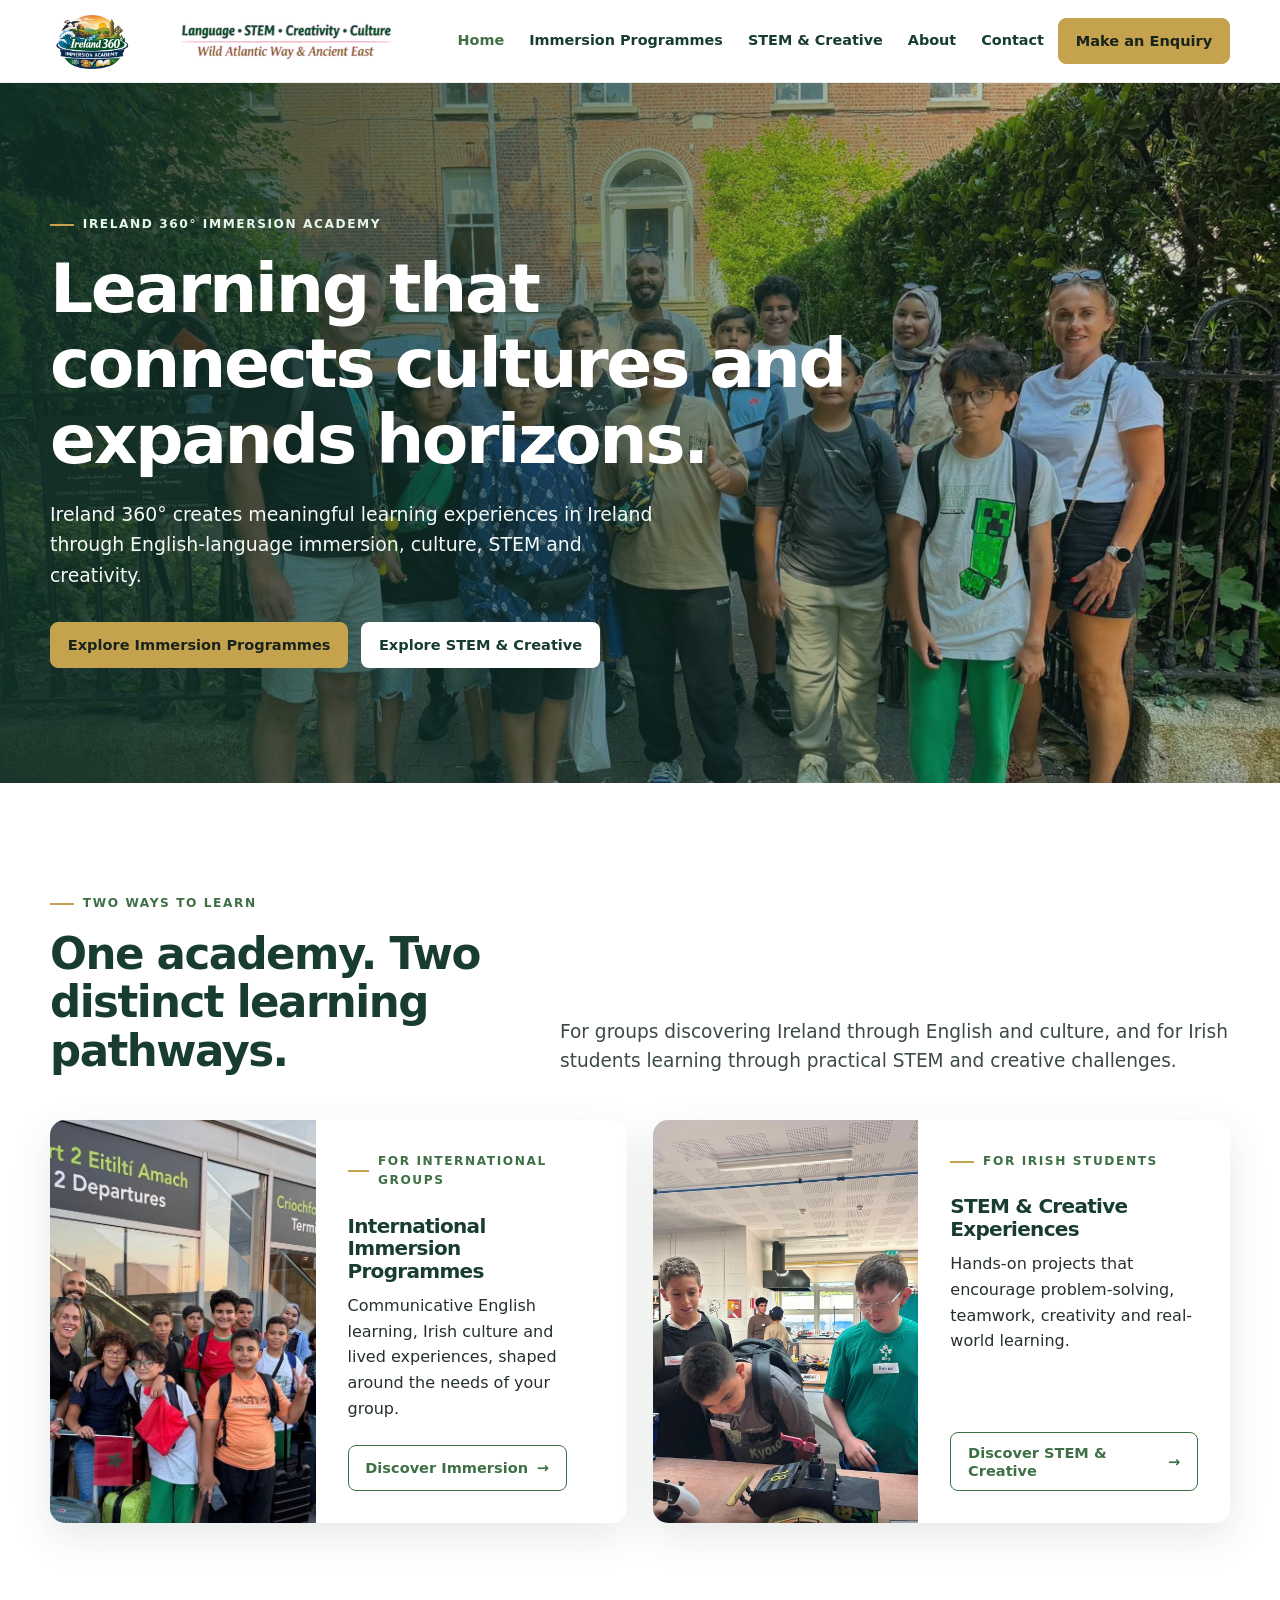
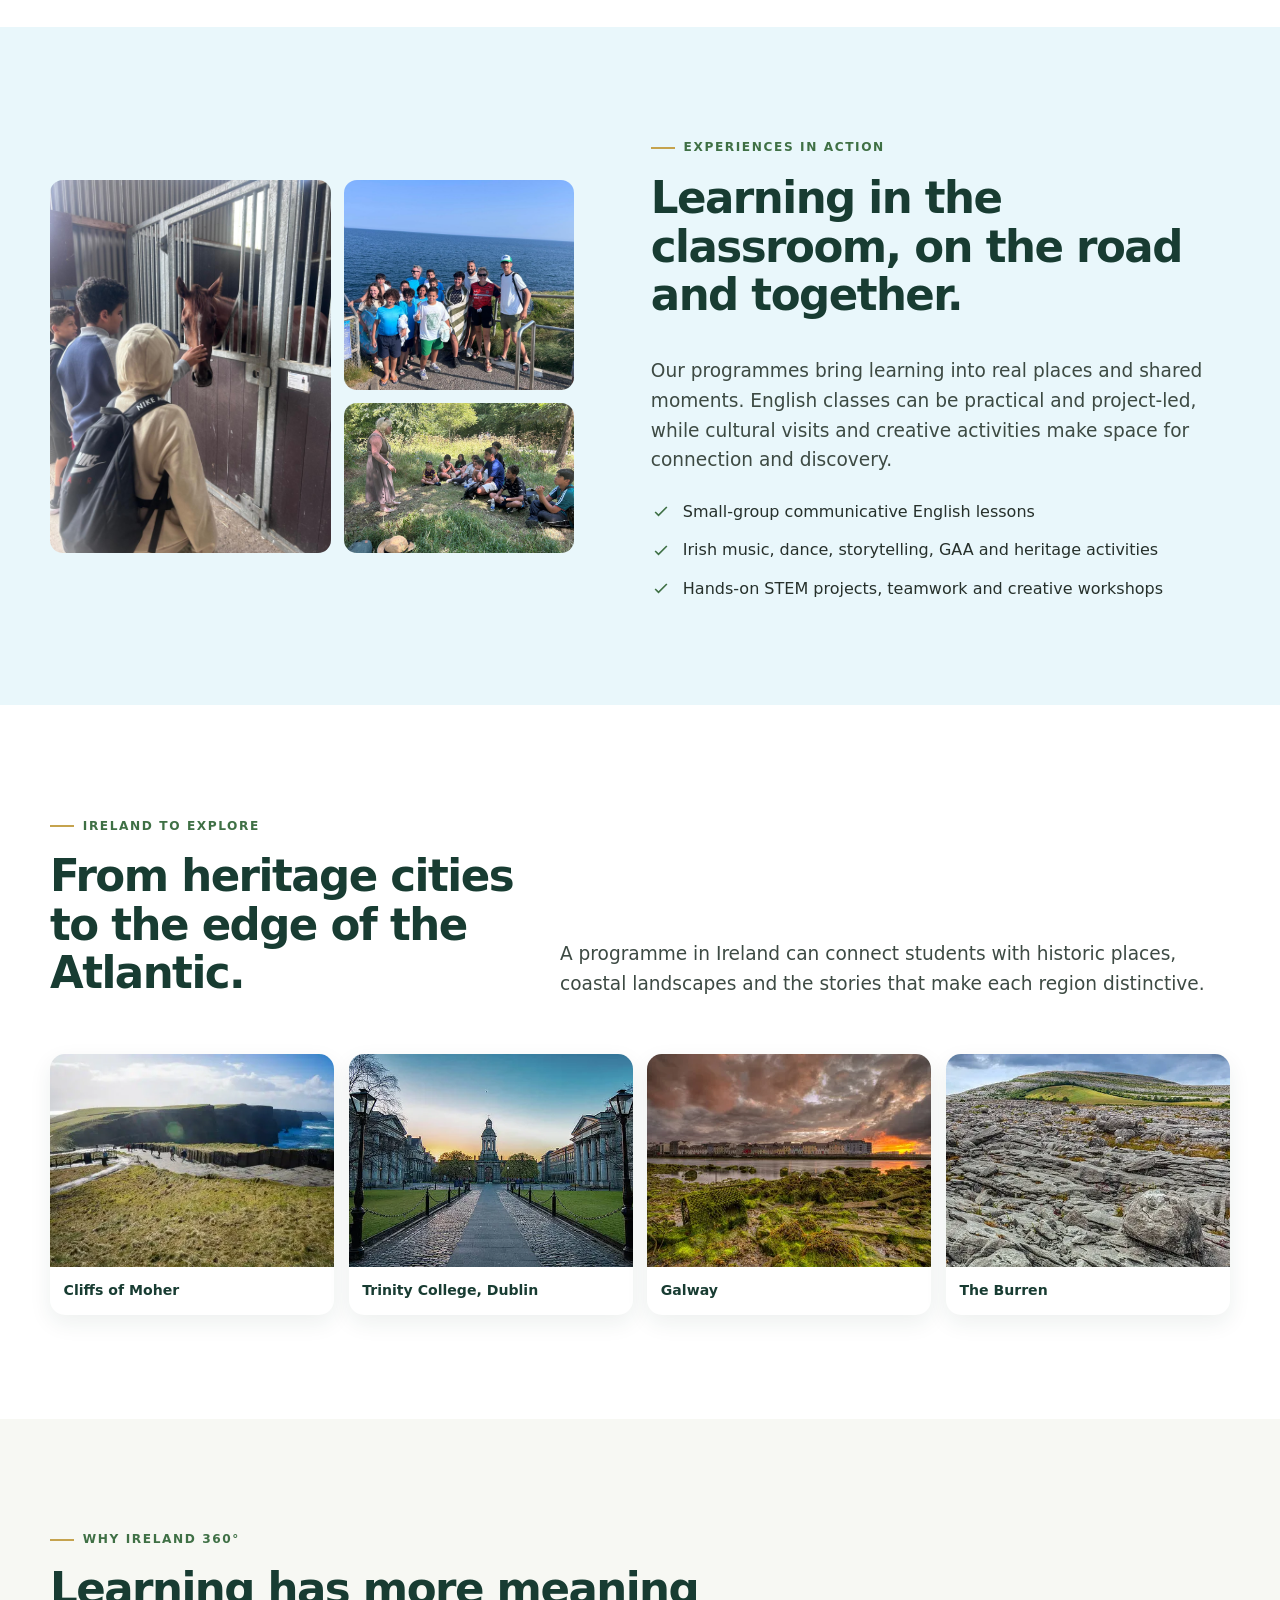
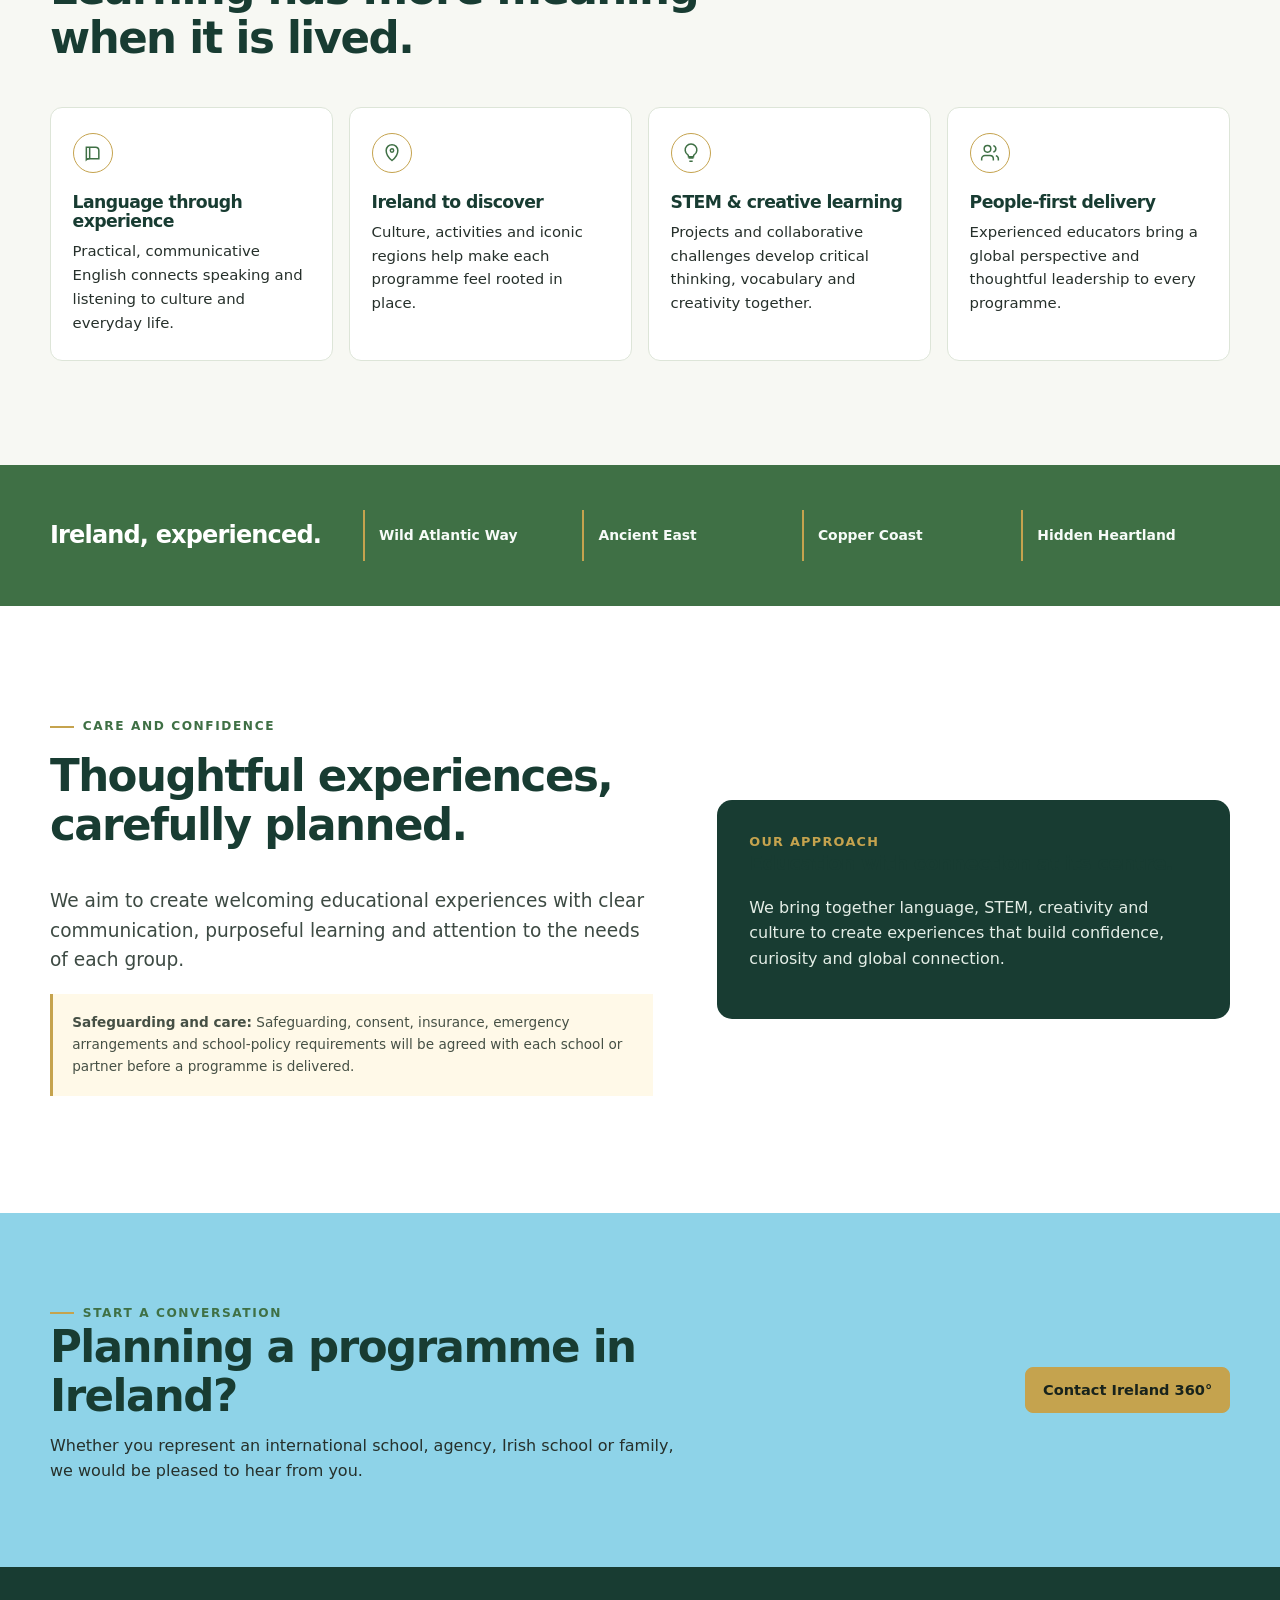
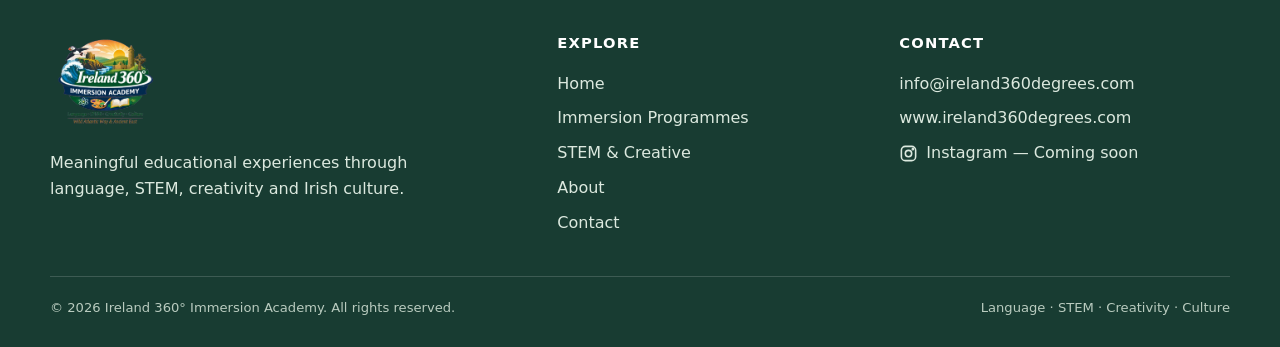
<file: index.html>
<!doctype html>
<html lang="en">
<head>
  <meta charset="utf-8">
  <meta name="viewport" content="width=device-width, initial-scale=1">
  <link rel="icon" type="image/png" sizes="512x512" href="assets/favicon-512.png">
  <meta name="description" content="Ireland 360° Immersion Academy creates meaningful learning experiences through language, STEM, creativity and culture in Ireland.">
  <title>Ireland 360° Immersion Academy | Language, STEM, Creativity & Culture</title>
  <link rel="stylesheet" href="style.css">
</head>
<body>
  <a class="skip-link" href="#main">Skip to content</a>
  <header class="site-header">
    <div class="container nav-wrap">
      <a class="brand" href="index.html" aria-label="Ireland 360° Immersion Academy home"><img class="brand__mark" src="assets/logo image-removebg-preview.png" alt="Ireland 360° Immersion Academy"><img class="brand__wordmark" src="assets/logo-writing-upscaled-centred.png" alt="Ireland 360° Immersion Academy"></a>
      <button class="menu-toggle" type="button" aria-label="Open navigation" aria-controls="primary-navigation" aria-expanded="false"><svg viewBox="0 0 24 24" aria-hidden="true"><path d="M4 7h16M4 12h16M4 17h16" fill="none" stroke="currentColor" stroke-width="2" stroke-linecap="round"/></svg></button>
      <nav id="primary-navigation" class="primary-nav" data-open="false" aria-label="Main navigation">
        <a href="index.html" aria-current="page">Home</a><a href="immersion.html">Immersion Programmes</a><a href="stem-creative.html">STEM &amp; Creative</a><a href="about.html">About</a><a href="contact.html">Contact</a><a class="button button--gold" href="contact.html">Make an Enquiry</a>
      </nav>
    </div>
  </header>
  <main id="main">
    <section class="hero">
      <img class="hero__image" src="Photos/ireland-360-marrakech-students-city-group-portrait-01.jpeg" alt="Ireland 360° students and educators together in Dublin" fetchpriority="high">
      <div class="hero__overlay"></div>
      <div class="container hero__content">
        <p class="eyebrow">Ireland 360° Immersion Academy</p>
        <h1>Learning that connects cultures and expands horizons.</h1>
        <p class="lead">Ireland 360° creates meaningful learning experiences in Ireland through English-language immersion, culture, STEM and creativity.</p>
        <div class="hero-actions"><a class="button button--gold" href="immersion.html">Explore Immersion Programmes</a><a class="button button--light" href="stem-creative.html">Explore STEM &amp; Creative</a></div>
      </div>
    </section>

    <section class="section section--white">
      <div class="container">
        <div class="section-heading"><div><p class="eyebrow">Two ways to learn</p><h2>One academy. Two distinct learning pathways.</h2></div><p class="lead">For groups discovering Ireland through English and culture, and for Irish students learning through practical STEM and creative challenges.</p></div>
        <div class="pathways">
          <article class="pathway-card"><img class="pathway-card__image" src="Photos/ireland-360-marrakech-students-dublin-airport-arrival-01.jpeg" alt="Students arriving in Ireland at Dublin Airport" loading="lazy"><div class="pathway-card__body"><p class="eyebrow">For international groups</p><h3>International Immersion Programmes</h3><p>Communicative English learning, Irish culture and lived experiences, shaped around the needs of your group.</p><a class="button button--ghost" href="immersion.html">Discover Immersion <span aria-hidden="true">→</span></a></div></article>
          <article class="pathway-card"><img class="pathway-card__image" src="Photos/ireland-360-marrakech-students-classroom-activity-01.jpeg" alt="Students taking part in a hands-on classroom activity" loading="lazy"><div class="pathway-card__body"><p class="eyebrow">For Irish students</p><h3>STEM &amp; Creative Experiences</h3><p>Hands-on projects that encourage problem-solving, teamwork, creativity and real-world learning.</p><a class="button button--ghost" href="stem-creative.html">Discover STEM &amp; Creative <span aria-hidden="true">→</span></a></div></article>
        </div>
      </div>
    </section>

    <section class="section section--sky"><div class="container experience"><div class="photo-grid"><img src="Photos/ireland-360-marrakech-students-national-stud-horse-stables-01.jpeg" alt="Students visiting the National Stud horse stables" loading="lazy"><img src="Photos/ireland-360-marrakech-students-coastal-swim-02.jpeg" alt="Students enjoying a coastal swim in Ireland" loading="lazy"><img src="Photos/ireland-360-marrakech-students-historic-house-interior-01.jpeg" alt="Students exploring the interior of a historic Irish house" loading="lazy"></div><div><p class="eyebrow">Experiences in action</p><h2>Learning in the classroom, on the road and together.</h2><p class="lead">Our programmes bring learning into real places and shared moments. English classes can be practical and project-led, while cultural visits and creative activities make space for connection and discovery.</p><ul class="check-list"><li><svg viewBox="0 0 24 24" fill="none" stroke="currentColor" stroke-width="2"><path d="m5 12 4 4L19 6"/></svg><span>Small-group communicative English lessons</span></li><li><svg viewBox="0 0 24 24" fill="none" stroke="currentColor" stroke-width="2"><path d="m5 12 4 4L19 6"/></svg><span>Irish music, dance, storytelling, GAA and heritage activities</span></li><li><svg viewBox="0 0 24 24" fill="none" stroke="currentColor" stroke-width="2"><path d="m5 12 4 4L19 6"/></svg><span>Hands-on STEM projects, teamwork and creative workshops</span></li></ul></div></div></section>

    <section class="section section--white"><div class="container"><div class="section-heading"><div><p class="eyebrow">Ireland to explore</p><h2>From heritage cities to the edge of the Atlantic.</h2></div><p class="lead">A programme in Ireland can connect students with historic places, coastal landscapes and the stories that make each region distinctive.</p></div><div class="heritage-gallery" aria-label="Irish heritage destinations"><figure><img src="Photos/Stock/cliffsOfMoher.webp" alt="The Cliffs of Moher on Ireland's Atlantic coast" loading="lazy"><figcaption>Cliffs of Moher</figcaption></figure><figure><img src="Photos/Stock/Trinity.webp" alt="Trinity College in Dublin" loading="lazy"><figcaption>Trinity College, Dublin</figcaption></figure><figure><img src="Photos/Stock/galwayCity.webp" alt="Galway city and its historic streets" loading="lazy"><figcaption>Galway</figcaption></figure><figure><img src="Photos/Stock/theBurren.webp" alt="The Burren landscape in County Clare" loading="lazy"><figcaption>The Burren</figcaption></figure></div></div></section>

    <section class="section">
      <div class="container"><div class="section-heading"><div><p class="eyebrow">Why Ireland 360°</p><h2>Learning has more meaning when it is lived.</h2></div></div>
        <div class="values">
          <article class="value"><div class="value__icon"><svg viewBox="0 0 24 24" aria-hidden="true"><path d="M4 5h11a4 4 0 0 1 4 4v10H8a4 4 0 0 0-4 1V5Z"/><path d="M8 19a4 4 0 0 0-4 1M8 5v14"/></svg></div><h3>Language through experience</h3><p>Practical, communicative English connects speaking and listening to culture and everyday life.</p></article>
          <article class="value"><div class="value__icon"><svg viewBox="0 0 24 24" aria-hidden="true"><path d="M12 21s7-5.3 7-12A7 7 0 1 0 5 9c0 6.7 7 12 7 12Z"/><circle cx="12" cy="9" r="2"/></svg></div><h3>Ireland to discover</h3><p>Culture, activities and iconic regions help make each programme feel rooted in place.</p></article>
          <article class="value"><div class="value__icon"><svg viewBox="0 0 24 24" aria-hidden="true"><path d="M9 18h6M10 22h4M8 14a7 7 0 1 1 8 0c-1.1.7-1 2.4-1 2.4H9S9.1 14.7 8 14Z"/></svg></div><h3>STEM &amp; creative learning</h3><p>Projects and collaborative challenges develop critical thinking, vocabulary and creativity together.</p></article>
          <article class="value"><div class="value__icon"><svg viewBox="0 0 24 24" aria-hidden="true"><path d="M16 21v-2a4 4 0 0 0-4-4H6a4 4 0 0 0-4 4v2M9 11a4 4 0 1 0 0-8 4 4 0 0 0 0 8ZM22 21v-2a4 4 0 0 0-3-3.87M16 3.13a4 4 0 0 1 0 7.75"/></svg></div><h3>People-first delivery</h3><p>Experienced educators bring a global perspective and thoughtful leadership to every programme.</p></article>
        </div>
      </div>
    </section>

    <section class="regions"><div class="container regions__inner"><h2>Ireland, experienced.</h2><div class="region-list"><div class="region">Wild Atlantic Way</div><div class="region">Ancient East</div><div class="region">Copper Coast</div><div class="region">Hidden Heartland</div></div></div></section>

    <section class="section section--white"><div class="container confidence"><div><p class="eyebrow">Care and confidence</p><h2>Thoughtful experiences, carefully planned.</h2><p class="lead">We aim to create welcoming educational experiences with clear communication, purposeful learning and attention to the needs of each group.</p><p class="note"><strong>Safeguarding and care:</strong> Safeguarding, consent, insurance, emergency arrangements and school-policy requirements will be agreed with each school or partner before a programme is delivered.</p></div><aside class="confidence__panel"><strong>Our approach</strong><h3>Education with connection at its centre.</h3><p>We bring together language, STEM, creativity and culture to create experiences that build confidence, curiosity and global connection.</p></aside></div></section>

    <section class="cta-band"><div class="container cta-band__inner"><div><p class="eyebrow">Start a conversation</p><h2>Planning a programme in Ireland?</h2><p>Whether you represent an international school, agency, Irish school or family, we would be pleased to hear from you.</p></div><a class="button button--gold" href="contact.html">Contact Ireland 360°</a></div></section>
  </main>
  <footer class="site-footer"><div class="container"><div class="footer-grid"><div class="footer-brand"><img src="assets/logo-removebg-preview.png" alt="Ireland 360° Immersion Academy"><p>Meaningful educational experiences through language, STEM, creativity and Irish culture.</p></div><div><p class="footer-title">Explore</p><nav class="footer-links" aria-label="Footer navigation"><a href="index.html">Home</a><a href="immersion.html">Immersion Programmes</a><a href="stem-creative.html">STEM &amp; Creative</a><a href="about.html">About</a><a href="contact.html">Contact</a></nav></div><div><p class="footer-title">Contact</p><div class="footer-links"><a href="mailto:info@ireland360degrees.com">info@ireland360degrees.com</a><a href="https://www.ireland360degrees.com">www.ireland360degrees.com</a><a class="instagram" href="#" aria-label="Instagram profile (Coming soon)"><svg viewBox="0 0 24 24" fill="none" stroke="currentColor" stroke-width="2" aria-hidden="true"><rect x="3" y="3" width="18" height="18" rx="5"/><circle cx="12" cy="12" r="4"/><circle cx="17.5" cy="6.5" r=".7" fill="currentColor"/></svg>Instagram — Coming soon</a></div></div></div><div class="footer-bottom"><span>© 2026 Ireland 360° Immersion Academy. All rights reserved.</span><span>Static prototype</span></div></div></footer>
  <script src="script.js"></script>
</body>
</html>
</file>
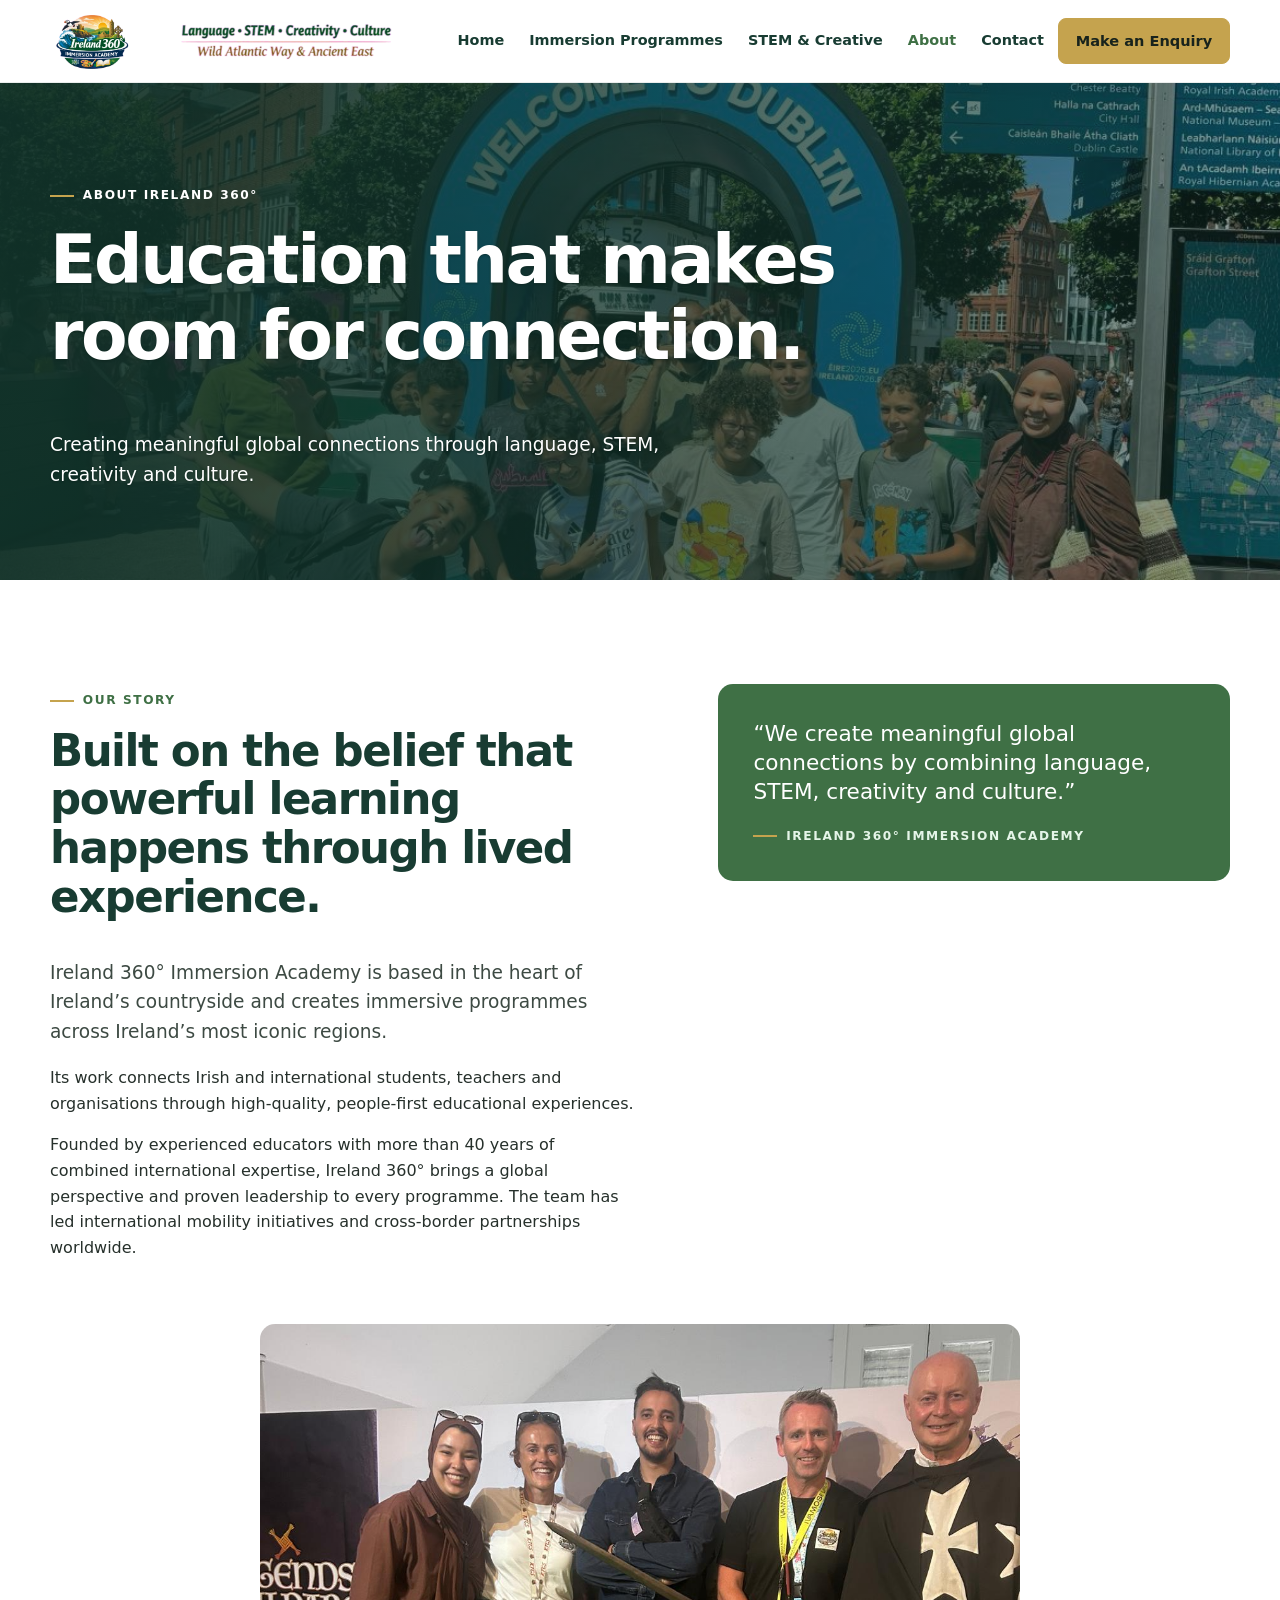
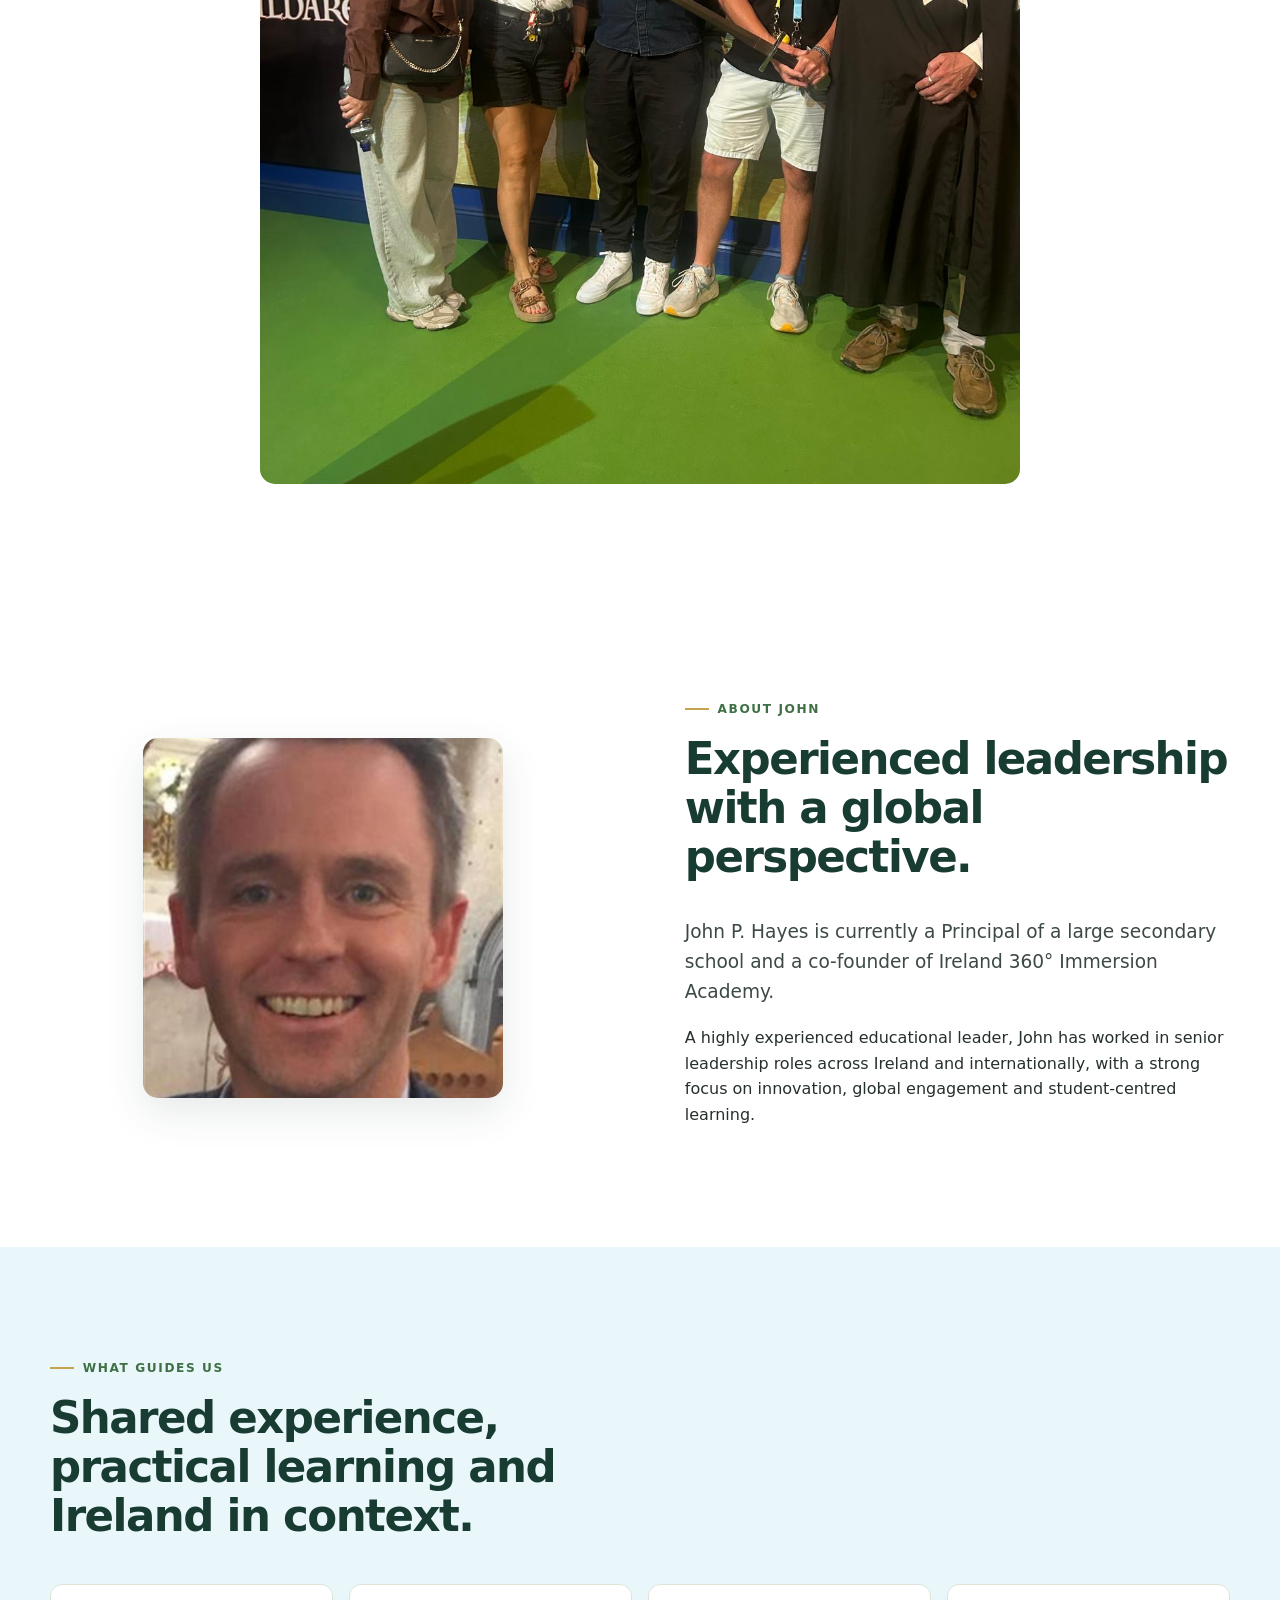
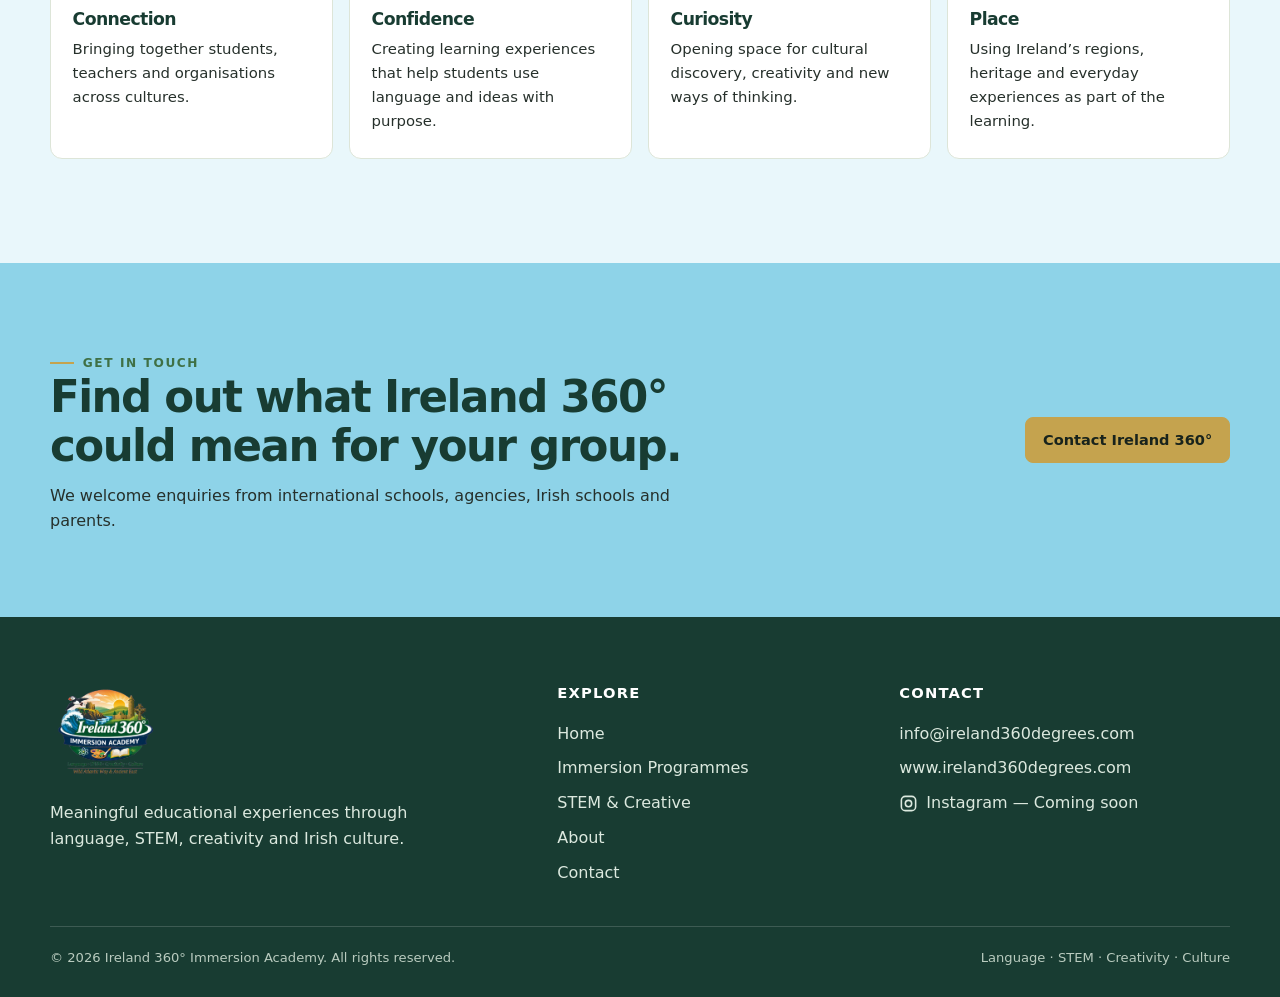
<file: about.html>
<!doctype html>
<html lang="en">
<head><meta charset="utf-8"><meta name="viewport" content="width=device-width, initial-scale=1"><link rel="icon" type="image/png" sizes="512x512" href="assets/favicon-512.png"><meta name="description" content="About Ireland 360° Immersion Academy."><title>About | Ireland 360° Immersion Academy</title><link rel="stylesheet" href="style.css"></head>
<body>
  <a class="skip-link" href="#main">Skip to content</a>
  <header class="site-header"><div class="container nav-wrap"><a class="brand" href="index.html" aria-label="Ireland 360° Immersion Academy home"><img src="assets/logo-removebg-preview.png" alt="Ireland 360° Immersion Academy"></a><button class="menu-toggle" type="button" aria-label="Open navigation" aria-controls="primary-navigation" aria-expanded="false"><svg viewBox="0 0 24 24" aria-hidden="true"><path d="M4 7h16M4 12h16M4 17h16" fill="none" stroke="currentColor" stroke-width="2" stroke-linecap="round"/></svg></button><nav id="primary-navigation" class="primary-nav" data-open="false" aria-label="Main navigation"><a href="index.html">Home</a><a href="immersion.html">Immersion Programmes</a><a href="stem-creative.html">STEM &amp; Creative</a><a href="about.html" aria-current="page">About</a><a href="contact.html">Contact</a><a class="button button--gold" href="contact.html">Make an Enquiry</a></nav></div></header>
  <main id="main">
    <section class="page-hero"><img class="hero__image" src="Photos/ireland-360-marrakech-students-kilkenny-castle-group-02.jpeg" alt="Students visiting Kilkenny Castle"><div class="hero__overlay"></div><div class="container hero__content"><p class="eyebrow">About Ireland 360°</p><h1>Education that makes room for connection.</h1><p class="lead">Creating meaningful global connections through language, STEM, creativity and culture.</p></div></section>
    <section class="section section--white"><div class="container about-intro"><div><p class="eyebrow">Our story</p><h2>Built on the belief that powerful learning happens through lived experience.</h2><p class="lead">Ireland 360° Immersion Academy is based in the heart of Ireland’s countryside and creates immersive programmes across Ireland’s most iconic regions.</p><p>Its work connects Irish and international students, teachers and organisations through high-quality, people-first educational experiences.</p><p>Founded by experienced educators with more than 40 years of combined international expertise, Ireland 360° brings a global perspective and proven leadership to every programme. The team has led international mobility initiatives and cross-border partnerships worldwide.</p></div><aside class="quote-block"><p>“We create meaningful global connections by combining language, STEM, creativity and culture.”</p><span class="eyebrow">Ireland 360° Immersion Academy</span></aside></div><div class="about-images about-images--single"><img src="Photos/ireland-360-marrakech-students-national-stud-tour-01.jpeg" alt="Students taking a tour at the National Stud" loading="lazy"></div></section>
    <section class="section section--white"><div class="container split split--reverse about-profile"><div class="split__content"><p class="eyebrow">About John</p><h2>Experienced leadership with a global perspective.</h2><p class="lead">John P. Hayes is currently a Principal of a large secondary school and a co-founder of Ireland 360° Immersion Academy.</p><p>A highly experienced educational leader, John has worked in senior leadership roles across Ireland and internationally, with a strong focus on innovation, global engagement and student-centred learning.</p></div><img class="split__image" src="Photos/john_hs.jpg" alt="John P. Hayes" loading="lazy"></div></section>
    <section class="section section--sky"><div class="container"><div class="section-heading"><div><p class="eyebrow">What guides us</p><h2>Shared experience, practical learning and Ireland in context.</h2></div></div><div class="values"><article class="value"><h3>Connection</h3><p>Bringing together students, teachers and organisations across cultures.</p></article><article class="value"><h3>Confidence</h3><p>Creating learning experiences that help students use language and ideas with purpose.</p></article><article class="value"><h3>Curiosity</h3><p>Opening space for cultural discovery, creativity and new ways of thinking.</p></article><article class="value"><h3>Place</h3><p>Using Ireland’s regions, heritage and everyday experiences as part of the learning.</p></article></div></div></section>
    <section class="cta-band"><div class="container cta-band__inner"><div><p class="eyebrow">Get in touch</p><h2>Find out what Ireland 360° could mean for your group.</h2><p>We welcome enquiries from international schools, agencies, Irish schools and parents.</p></div><a class="button button--gold" href="contact.html">Contact Ireland 360°</a></div></section>
  </main>
  <footer class="site-footer"><div class="container"><div class="footer-grid"><div class="footer-brand"><img src="assets/logo-removebg-preview.png" alt="Ireland 360° Immersion Academy"><p>Meaningful educational experiences through language, STEM, creativity and Irish culture.</p></div><div><p class="footer-title">Explore</p><nav class="footer-links" aria-label="Footer navigation"><a href="index.html">Home</a><a href="immersion.html">Immersion Programmes</a><a href="stem-creative.html">STEM &amp; Creative</a><a href="about.html">About</a><a href="contact.html">Contact</a></nav></div><div><p class="footer-title">Contact</p><div class="footer-links"><a href="mailto:info@ireland360degrees.com">info@ireland360degrees.com</a><a href="https://www.ireland360degrees.com">www.ireland360degrees.com</a><a class="instagram" href="#" aria-label="Instagram profile (Coming soon)"><svg viewBox="0 0 24 24" fill="none" stroke="currentColor" stroke-width="2" aria-hidden="true"><rect x="3" y="3" width="18" height="18" rx="5"/><circle cx="12" cy="12" r="4"/></svg>Instagram — Coming soon</a></div></div></div><div class="footer-bottom"><span>© 2026 Ireland 360° Immersion Academy. All rights reserved.</span><span>Static prototype</span></div></div></footer><script src="script.js"></script>
</body></html>
</file>
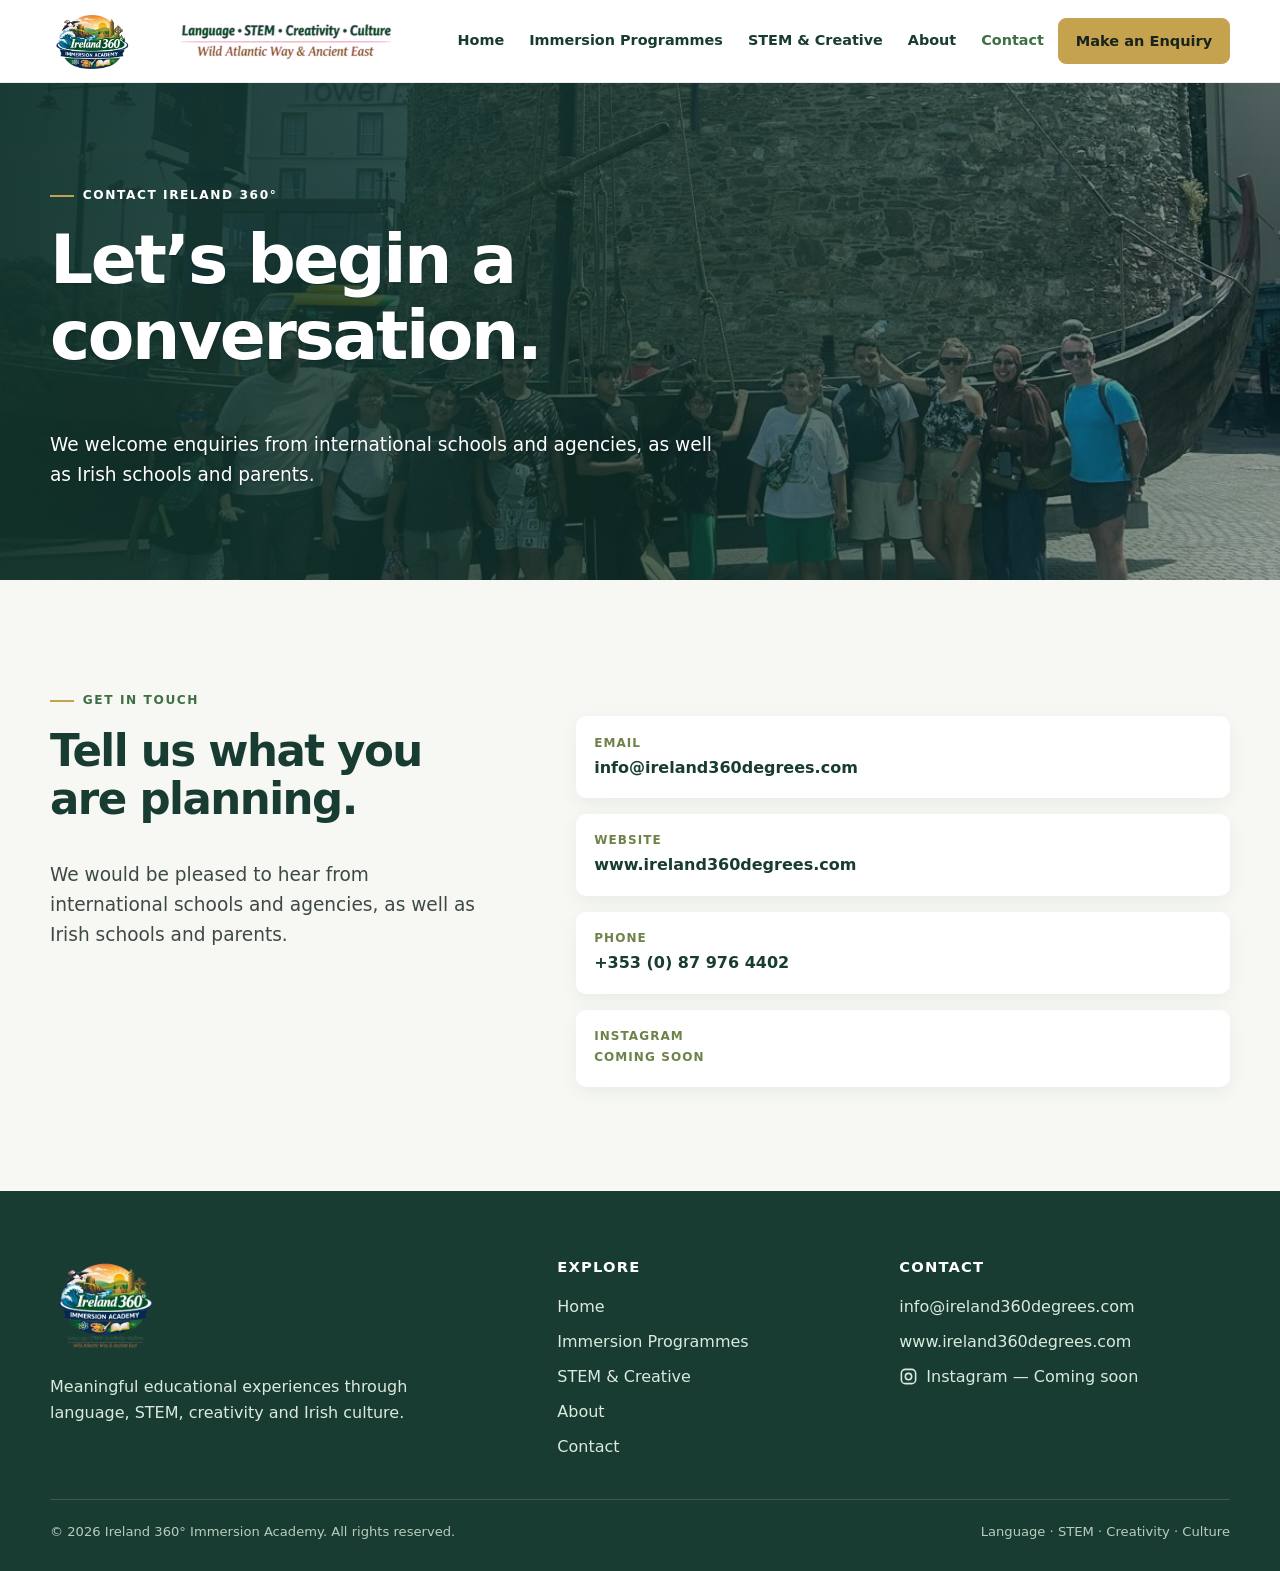
<file: contact.html>
<!doctype html>
<html lang="en">
<head>
  <meta charset="utf-8">
  <meta name="viewport" content="width=device-width, initial-scale=1">
  <link rel="icon" type="image/png" sizes="512x512" href="assets/favicon-512.png">
  <meta name="description" content="Contact Ireland 360° Immersion Academy.">
  <title>Contact | Ireland 360° Immersion Academy</title>
  <link rel="stylesheet" href="style.css">
</head>
<body>
  <a class="skip-link" href="#main">Skip to content</a>
  <header class="site-header"><div class="container nav-wrap"><a class="brand" href="index.html" aria-label="Ireland 360° Immersion Academy home"><img class="brand__mark" src="assets/logo image-removebg-preview.png" alt="Ireland 360° Immersion Academy"><img class="brand__wordmark" src="assets/logo-writing-upscaled-centred.png" alt="Ireland 360° Immersion Academy"></a><button class="menu-toggle" type="button" aria-label="Open navigation" aria-controls="primary-navigation" aria-expanded="false"><svg viewBox="0 0 24 24" aria-hidden="true"><path d="M4 7h16M4 12h16M4 17h16" fill="none" stroke="currentColor" stroke-width="2" stroke-linecap="round"/></svg></button><nav id="primary-navigation" class="primary-nav" data-open="false" aria-label="Main navigation"><a href="index.html">Home</a><a href="immersion.html">Immersion Programmes</a><a href="stem-creative.html">STEM &amp; Creative</a><a href="about.html">About</a><a href="contact.html" aria-current="page">Contact</a><a class="button button--gold" href="contact.html">Make an Enquiry</a></nav></div></header>
  <main id="main">
    <section class="page-hero"><img class="hero__image" src="Photos/ireland-360-marrakech-students-trinity-college-group-06 cropped.jpeg" alt="Students visiting Trinity College"><div class="hero__overlay"></div><div class="container hero__content"><p class="eyebrow">Contact Ireland 360°</p><h1>Let’s begin a conversation.</h1><p class="lead">We welcome enquiries from international schools and agencies, as well as Irish schools and parents.</p></div></section>
    <section id="get-in-touch" class="section"><div class="container contact-grid"><div><p class="eyebrow">Get in touch</p><h2>Tell us what you are planning.</h2><p class="lead">We would be pleased to hear from international schools and agencies, as well as Irish schools and parents.</p></div><div class="contact-details"><div class="contact-detail"><span>Email</span><a href="mailto:info@ireland360degrees.com">info@ireland360degrees.com</a></div><div class="contact-detail"><span>Website</span><a href="https://www.ireland360degrees.com">www.ireland360degrees.com</a></div><div class="contact-detail"><span>Phone</span><a href="tel:+353879764402">+353 (0) 87 976 4402</a></div><div class="contact-detail"><span>Instagram</span><span>Coming soon</span></div></div></div></section>
  </main>
  <footer class="site-footer"><div class="container"><div class="footer-grid"><div class="footer-brand"><img src="assets/logo-removebg-preview.png" alt="Ireland 360° Immersion Academy"><p>Meaningful educational experiences through language, STEM, creativity and Irish culture.</p></div><div><p class="footer-title">Explore</p><nav class="footer-links" aria-label="Footer navigation"><a href="index.html">Home</a><a href="immersion.html">Immersion Programmes</a><a href="stem-creative.html">STEM &amp; Creative</a><a href="about.html">About</a><a href="contact.html">Contact</a></nav></div><div><p class="footer-title">Contact</p><div class="footer-links"><a href="mailto:info@ireland360degrees.com">info@ireland360degrees.com</a><a href="https://www.ireland360degrees.com">www.ireland360degrees.com</a><a class="instagram" href="#" aria-label="Instagram profile (Coming soon)"><svg viewBox="0 0 24 24" fill="none" stroke="currentColor" stroke-width="2" aria-hidden="true"><rect x="3" y="3" width="18" height="18" rx="5"/><circle cx="12" cy="12" r="4"/></svg>Instagram — Coming soon</a></div></div></div><div class="footer-bottom"><span>© 2026 Ireland 360° Immersion Academy. All rights reserved.</span><span>Static prototype</span></div></div></footer>
  <script src="script.js"></script>
</body>
</html>
</file>
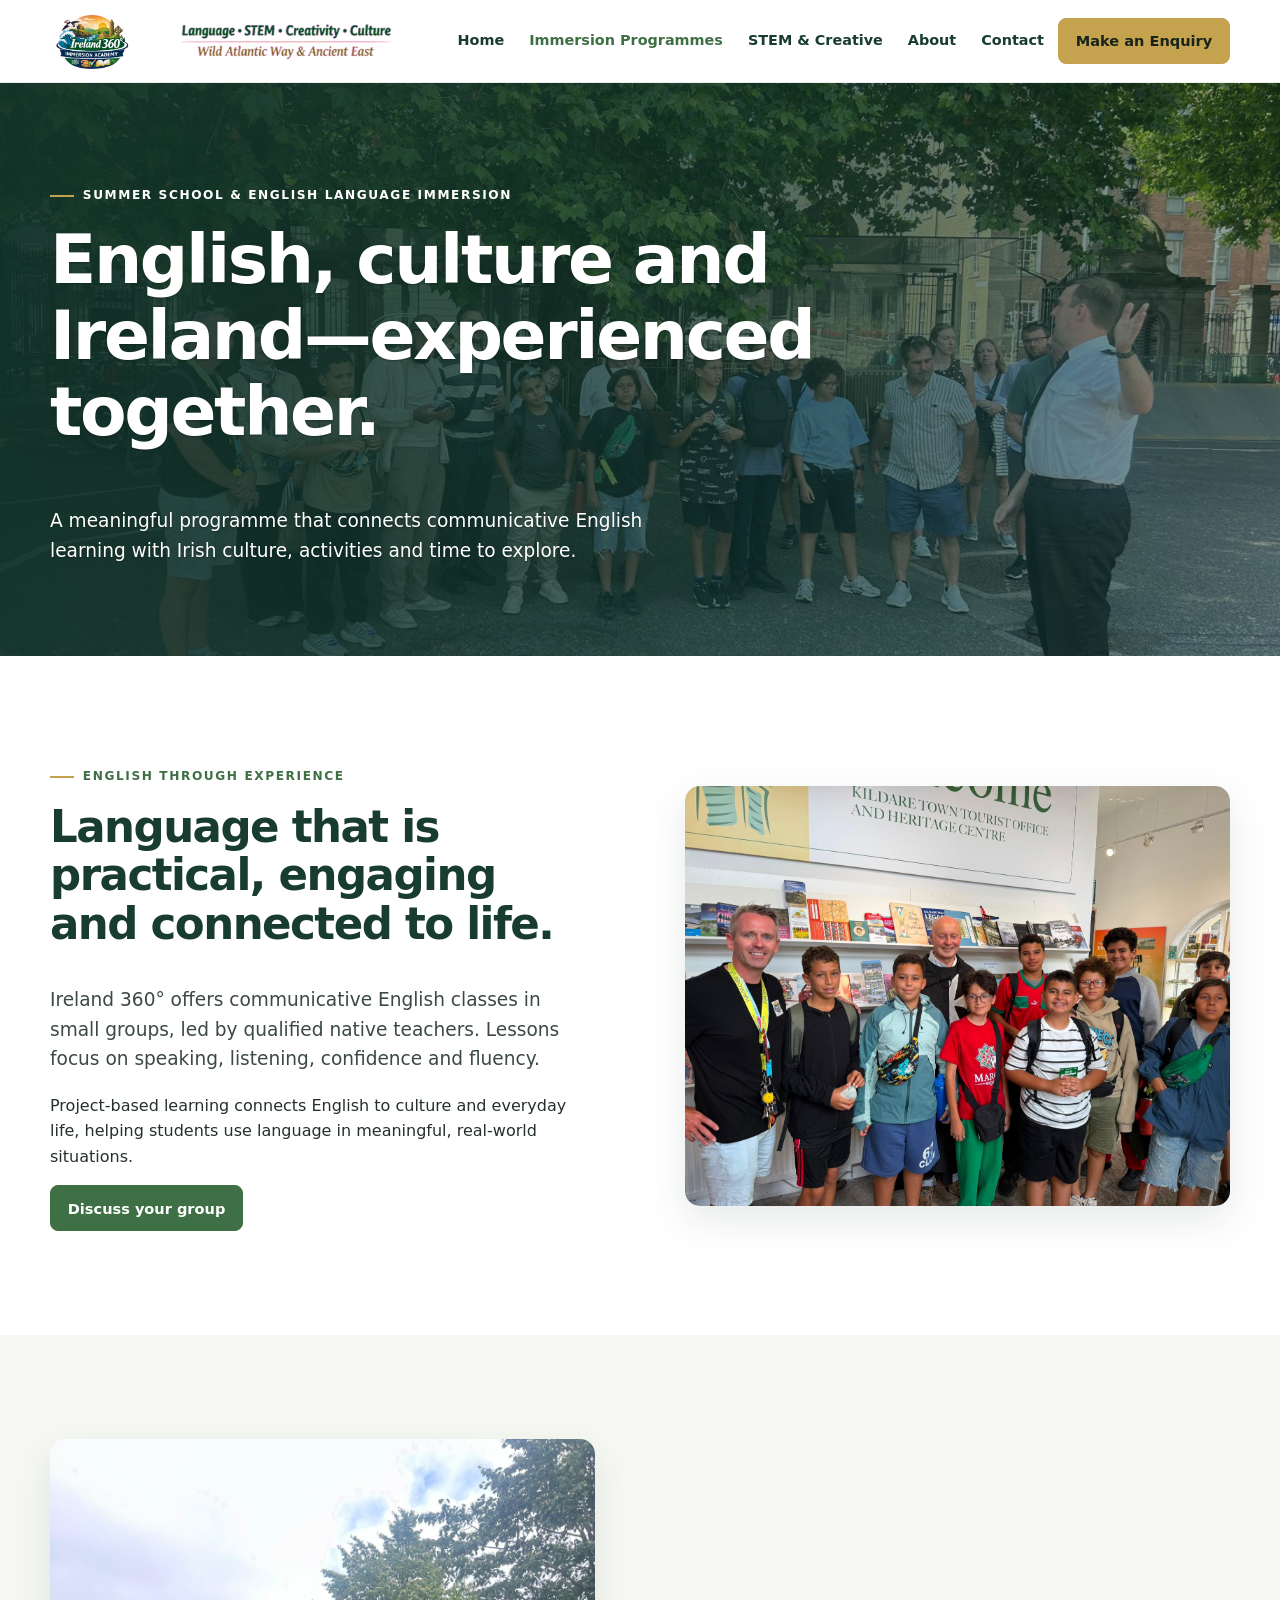
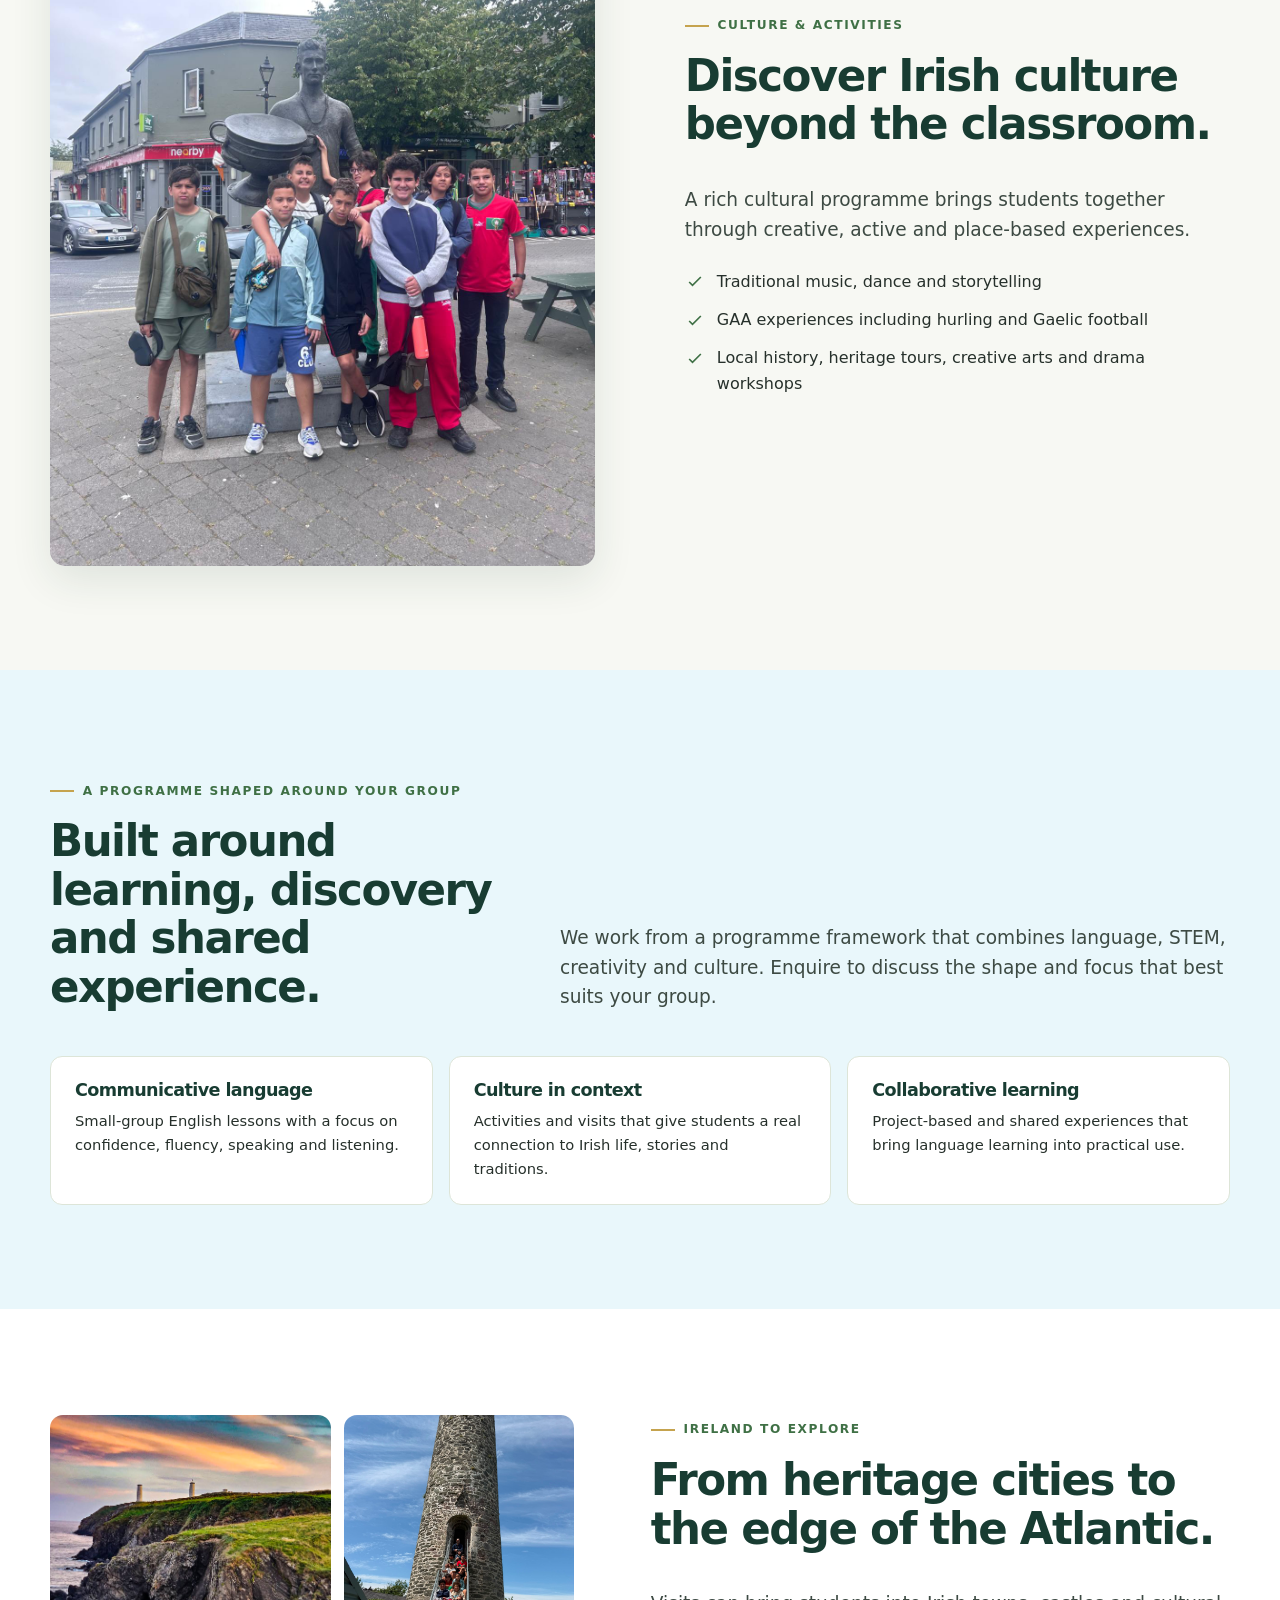
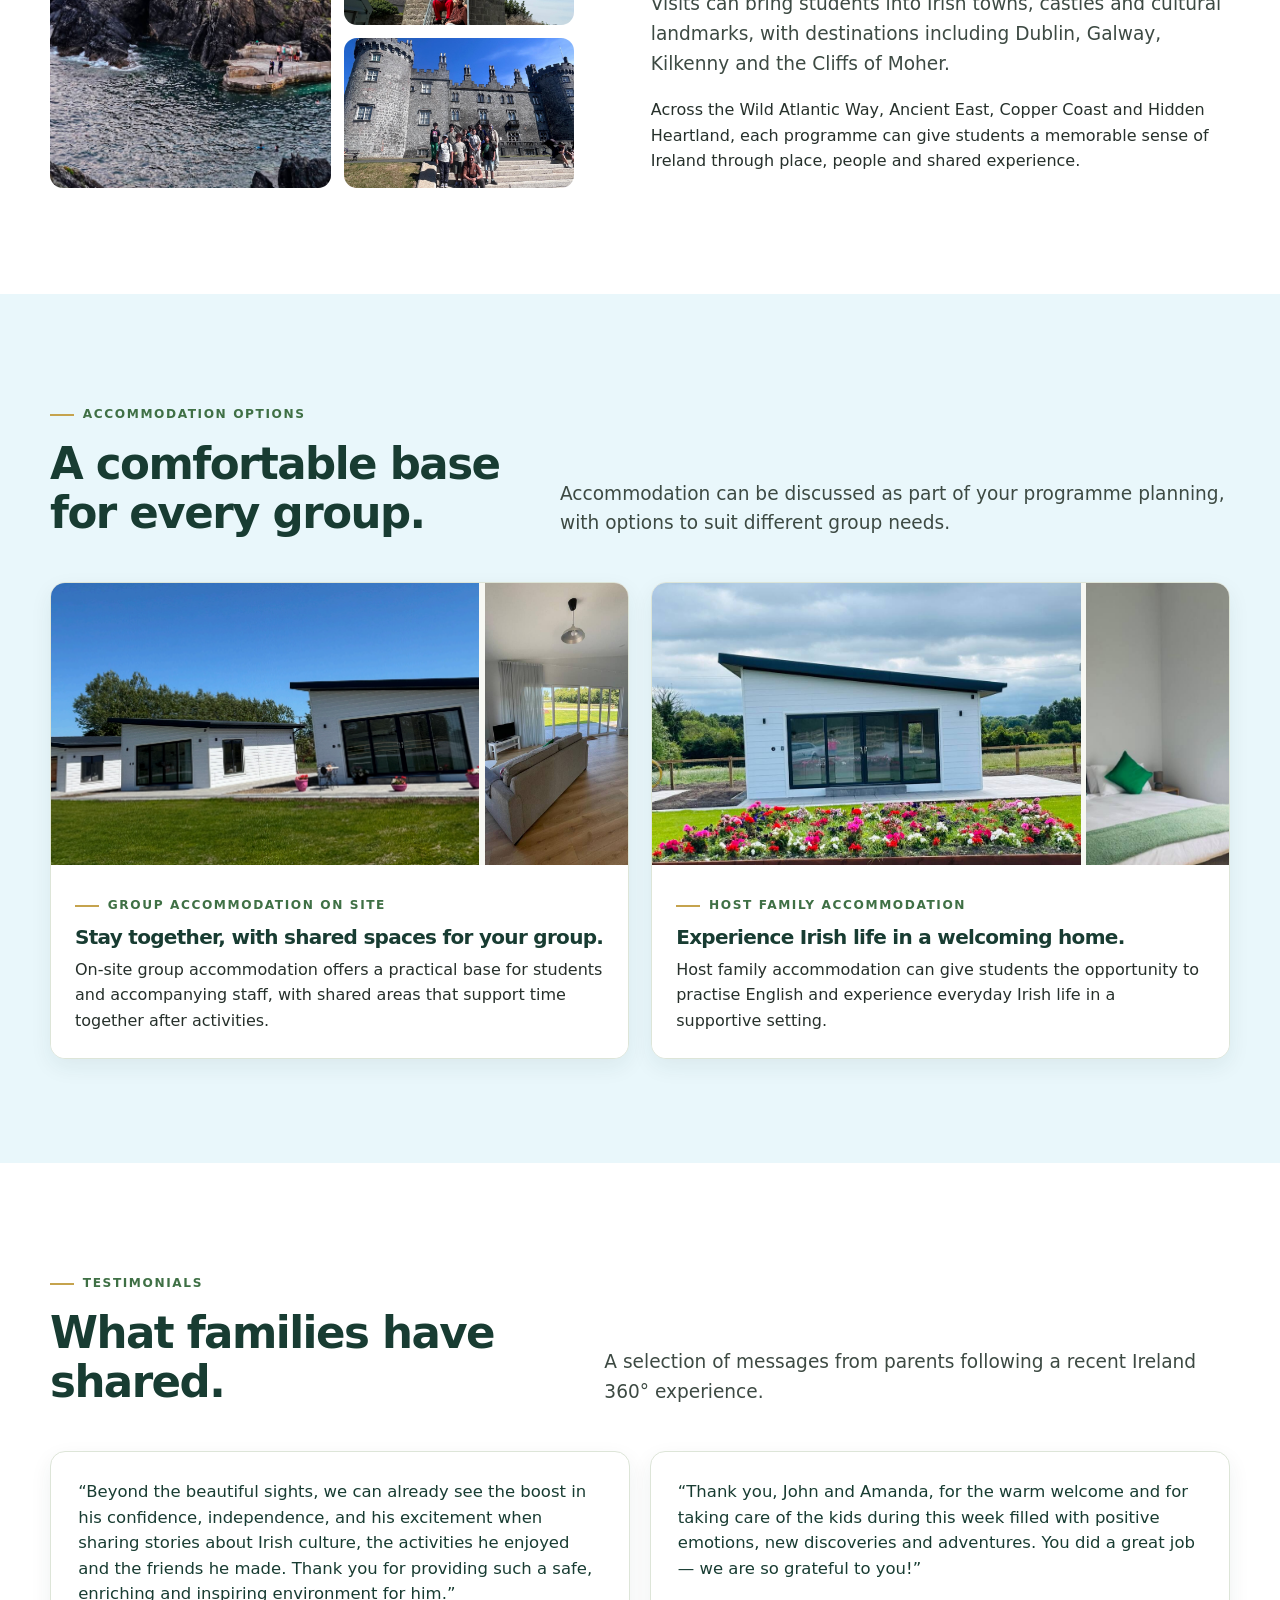
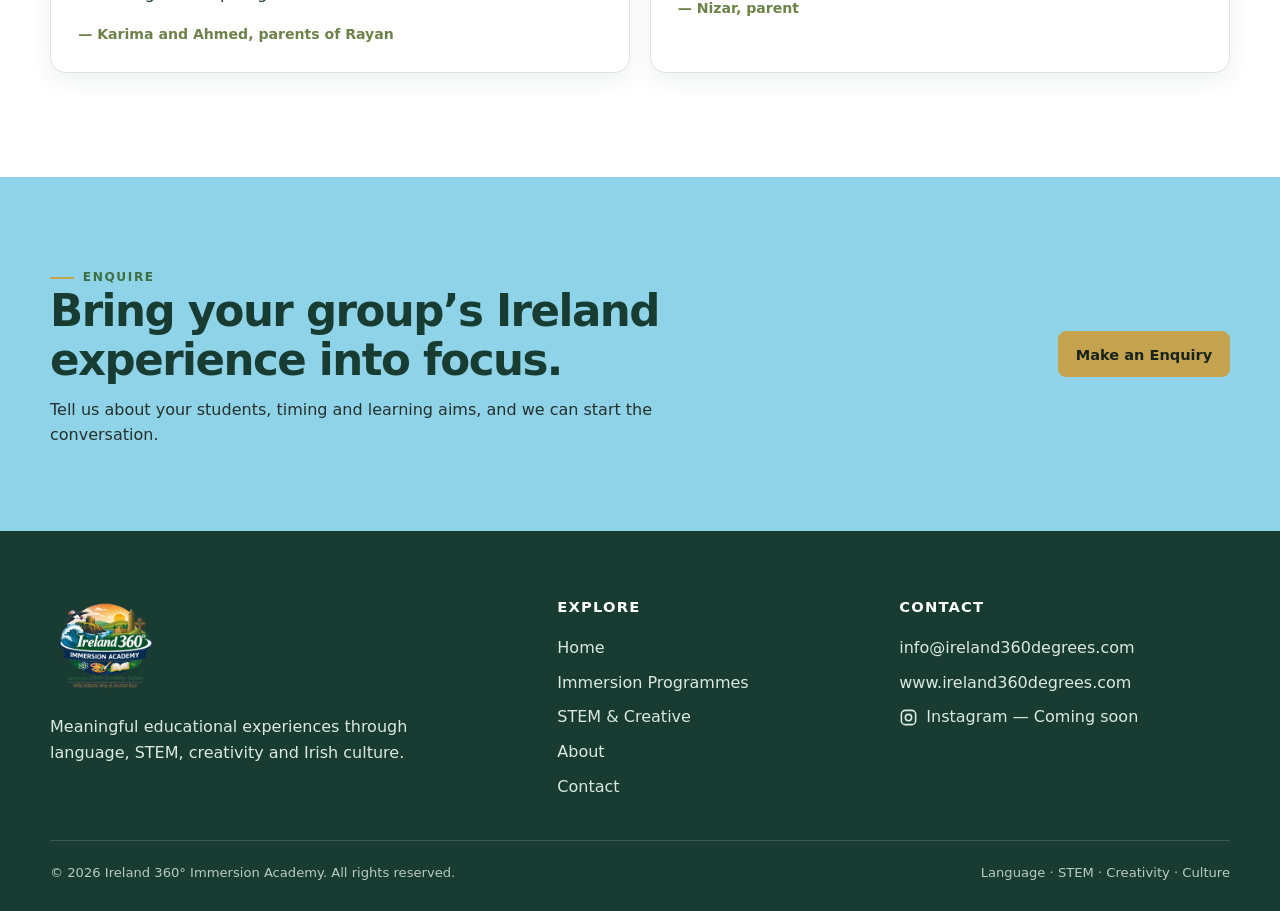
<file: immersion.html>
<!doctype html>
<html lang="en">
<head><meta charset="utf-8"><meta name="viewport" content="width=device-width, initial-scale=1"><link rel="icon" type="image/png" sizes="512x512" href="assets/favicon-512.png"><meta name="description" content="Summer School and English-language immersion experiences with Ireland 360°."><title>International Immersion Programmes | Ireland 360°</title><link rel="stylesheet" href="style.css"></head>
<body>
  <a class="skip-link" href="#main">Skip to content</a>
  <header class="site-header"><div class="container nav-wrap"><a class="brand" href="index.html" aria-label="Ireland 360° Immersion Academy home"><img src="assets/logo-removebg-preview.png" alt="Ireland 360° Immersion Academy"></a><button class="menu-toggle" type="button" aria-label="Open navigation" aria-controls="primary-navigation" aria-expanded="false"><svg viewBox="0 0 24 24" aria-hidden="true"><path d="M4 7h16M4 12h16M4 17h16" fill="none" stroke="currentColor" stroke-width="2" stroke-linecap="round"/></svg></button><nav id="primary-navigation" class="primary-nav" data-open="false" aria-label="Main navigation"><a href="index.html">Home</a><a href="immersion.html" aria-current="page">Immersion Programmes</a><a href="stem-creative.html">STEM &amp; Creative</a><a href="about.html">About</a><a href="contact.html">Contact</a><a class="button button--gold" href="contact.html">Make an Enquiry</a></nav></div></header>
  <main id="main">
    <section class="page-hero"><img class="hero__image" src="Photos/ireland-360-marrakech-students-trinity-college-tour-01.jpeg" alt="Students visiting Trinity College"><div class="hero__overlay"></div><div class="container hero__content"><p class="eyebrow">Summer School &amp; English Language Immersion</p><h1>English, culture and Ireland—experienced together.</h1><p class="lead">A meaningful programme that connects communicative English learning with Irish culture, activities and time to explore.</p></div></section>
    <section class="section section--white"><div class="container split"><div class="split__content"><p class="eyebrow">English through experience</p><h2>Language that is practical, engaging and connected to life.</h2><p class="lead">Ireland 360° offers communicative English classes in small groups, led by qualified native teachers. Lessons focus on speaking, listening, confidence and fluency.</p><p>Project-based learning connects English to culture and everyday life, helping students use language in meaningful, real-world situations.</p><a class="button button--forest" href="contact.html">Discuss your group</a></div><img class="split__image" src="Photos/ireland-360-marrakech-students-cultural-bookshop-visit-01.jpeg" alt="Students learning through a cultural bookshop visit" loading="lazy"></div></section>
    <section class="section"><div class="container split split--reverse"><div class="split__content"><p class="eyebrow">Culture &amp; activities</p><h2>Discover Irish culture beyond the classroom.</h2><p class="lead">A rich cultural programme brings students together through creative, active and place-based experiences.</p><ul class="check-list"><li><svg viewBox="0 0 24 24" fill="none" stroke="currentColor" stroke-width="2"><path d="m5 12 4 4L19 6"/></svg><span>Traditional music, dance and storytelling</span></li><li><svg viewBox="0 0 24 24" fill="none" stroke="currentColor" stroke-width="2"><path d="m5 12 4 4L19 6"/></svg><span>GAA experiences including hurling and Gaelic football</span></li><li><svg viewBox="0 0 24 24" fill="none" stroke="currentColor" stroke-width="2"><path d="m5 12 4 4L19 6"/></svg><span>Local history, heritage tours, creative arts and drama workshops</span></li></ul></div><img class="split__image" src="Photos/ireland-360-marrakech-students-national-stud-group-01.jpeg" alt="Students visiting the National Stud together" loading="lazy"></div></section>
    <section class="section section--sky"><div class="container"><div class="section-heading"><div><p class="eyebrow">A programme shaped around your group</p><h2>Built around learning, discovery and shared experience.</h2></div><p class="lead">We work from a programme framework that combines language, STEM, creativity and culture. Enquire to discuss the shape and focus that best suits your group.</p></div><div class="topic-grid"><article class="topic-card"><h3>Communicative language</h3><p>Small-group English lessons with a focus on confidence, fluency, speaking and listening.</p></article><article class="topic-card"><h3>Culture in context</h3><p>Activities and visits that give students a real connection to Irish life, stories and traditions.</p></article><article class="topic-card"><h3>Collaborative learning</h3><p>Project-based and shared experiences that bring language learning into practical use.</p></article></div></div></section>
    <section class="section section--white"><div class="container experience"><div class="photo-grid"><img src="Photos/Scenic.jpeg" alt="A scenic Irish coastal view" loading="lazy"><img src="Photos/roundtower.jpeg" alt="Students exploring an Irish round tower" loading="lazy"><img src="Photos/ireland-360-marrakech-students-group-dinner-01.jpeg" alt="Students sharing a group dinner" loading="lazy"></div><div><p class="eyebrow">Ireland to explore</p><h2>From heritage cities to the edge of the Atlantic.</h2><p class="lead">Visits can bring students into Irish towns, castles and cultural landmarks, with destinations including Dublin, Galway, Kilkenny and the Cliffs of Moher.</p><p>Across the Wild Atlantic Way, Ancient East, Copper Coast and Hidden Heartland, each programme can give students a memorable sense of Ireland through place, people and shared experience.</p></div></div></section>
    <section class="section section--sky"><div class="container"><div class="section-heading"><div><p class="eyebrow">Accommodation options</p><h2>A comfortable base for every group.</h2></div><p class="lead">Accommodation can be discussed as part of your programme planning, with options to suit different group needs.</p></div><div class="accommodation-grid"><article class="accommodation-card"><div class="accommodation-card__images"><img src="Photos/Accomodation/Houses.png" alt="Group accommodation houses" loading="lazy"><img src="Photos/Accomodation/SittingRoom.jpeg" alt="Shared sitting room in group accommodation" loading="lazy"></div><div class="accommodation-card__body"><p class="eyebrow">Group accommodation on site</p><h3>Stay together, with shared spaces for your group.</h3><p>On-site group accommodation offers a practical base for students and accompanying staff, with shared areas that support time together after activities.</p></div></article><article class="accommodation-card"><div class="accommodation-card__images"><img src="Photos/Accomodation/SingleHouse.jpeg" alt="A host family home" loading="lazy"><img src="Photos/Accomodation/Main Bedroom.jpeg" alt="Bedroom in host family accommodation" loading="lazy"></div><div class="accommodation-card__body"><p class="eyebrow">Host family accommodation</p><h3>Experience Irish life in a welcoming home.</h3><p>Host family accommodation can give students the opportunity to practise English and experience everyday Irish life in a supportive setting.</p></div></article></div></div></section>
    <section class="section section--white"><div class="container"><div class="section-heading"><div><p class="eyebrow">Testimonials</p><h2>What families have shared.</h2></div><p class="lead">A selection of messages from parents following a recent Ireland 360° experience.</p></div><div class="testimonial-grid"><figure class="quote-card"><blockquote>“Beyond the beautiful sights, we can already see the boost in his confidence, independence, and his excitement when sharing stories about Irish culture, the activities he enjoyed and the friends he made. Thank you for providing such a safe, enriching and inspiring environment for him.”</blockquote><figcaption>— Karima and Ahmed, parents of Rayan</figcaption></figure><figure class="quote-card"><blockquote>“Thank you, John and Amanda, for the warm welcome and for taking care of the kids during this week filled with positive emotions, new discoveries and adventures. You did a great job — we are so grateful to you!”</blockquote><figcaption>— Nizar, parent</figcaption></figure></div></div></section>
    <section class="cta-band"><div class="container cta-band__inner"><div><p class="eyebrow">Enquire</p><h2>Bring your group’s Ireland experience into focus.</h2><p>Tell us about your students, timing and learning aims, and we can start the conversation.</p></div><a class="button button--gold" href="contact.html">Make an Enquiry</a></div></section>
  </main>
  <footer class="site-footer"><div class="container"><div class="footer-grid"><div class="footer-brand"><img src="assets/logo-removebg-preview.png" alt="Ireland 360° Immersion Academy"><p>Meaningful educational experiences through language, STEM, creativity and Irish culture.</p></div><div><p class="footer-title">Explore</p><nav class="footer-links" aria-label="Footer navigation"><a href="index.html">Home</a><a href="immersion.html">Immersion Programmes</a><a href="stem-creative.html">STEM &amp; Creative</a><a href="about.html">About</a><a href="contact.html">Contact</a></nav></div><div><p class="footer-title">Contact</p><div class="footer-links"><a href="mailto:info@ireland360degrees.com">info@ireland360degrees.com</a><a href="https://www.ireland360degrees.com">www.ireland360degrees.com</a><a class="instagram" href="#" aria-label="Instagram profile (Coming soon)"><svg viewBox="0 0 24 24" fill="none" stroke="currentColor" stroke-width="2" aria-hidden="true"><rect x="3" y="3" width="18" height="18" rx="5"/><circle cx="12" cy="12" r="4"/></svg>Instagram — Coming soon</a></div></div></div><div class="footer-bottom"><span>© 2026 Ireland 360° Immersion Academy. All rights reserved.</span><span>Static prototype</span></div></div></footer><script src="script.js"></script>
</body></html>
</file>
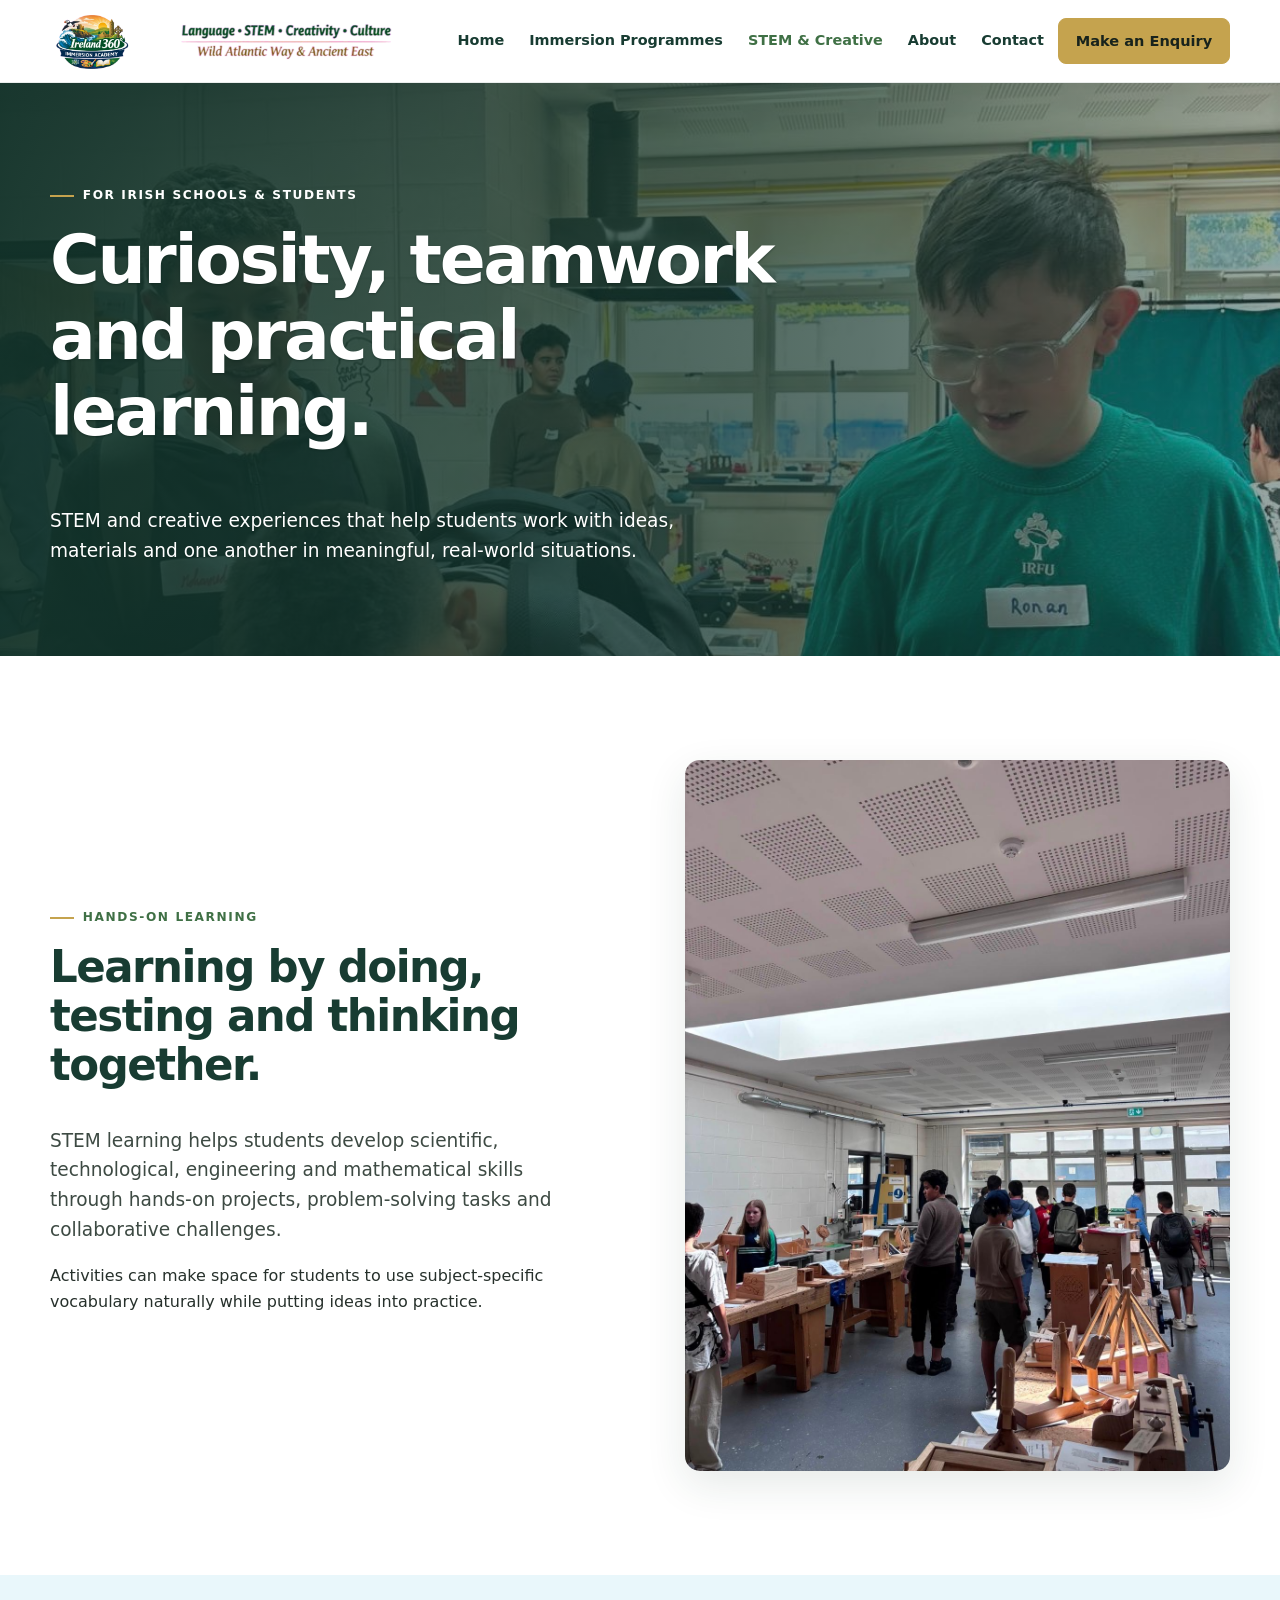
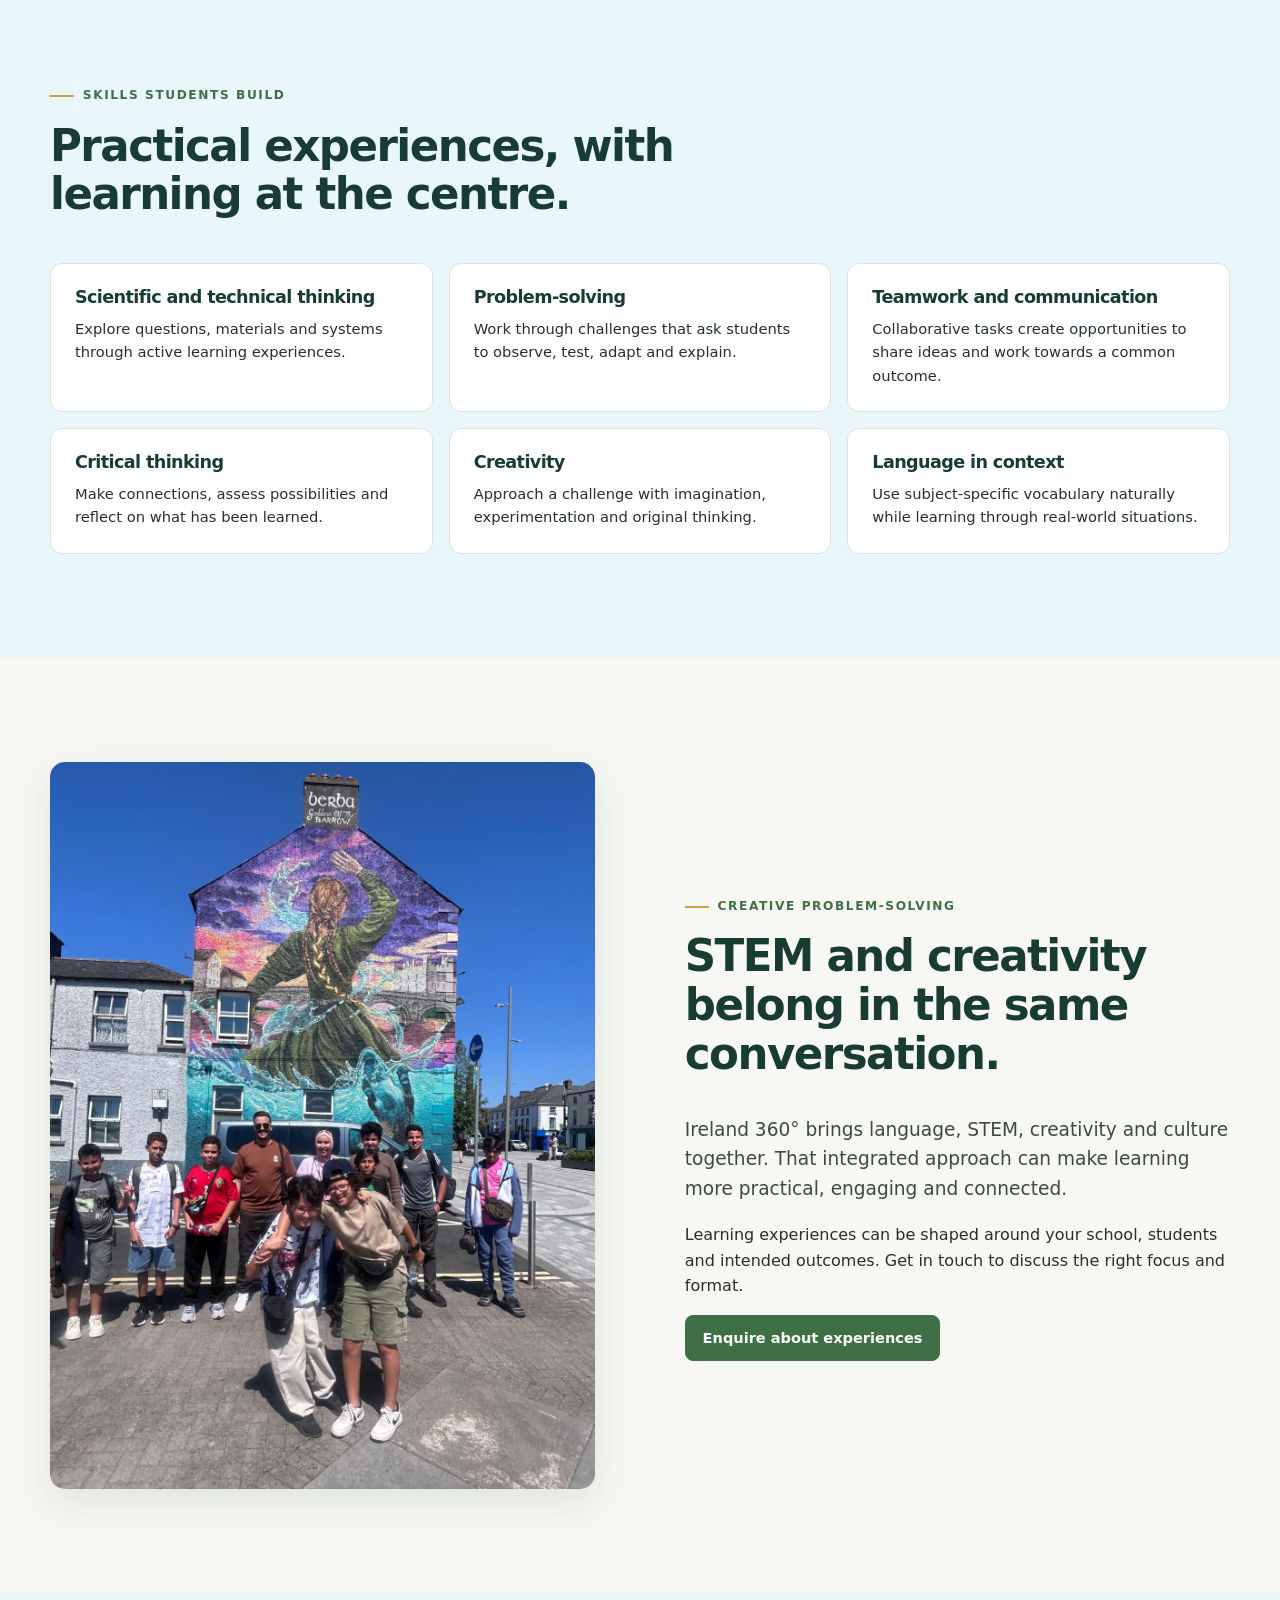
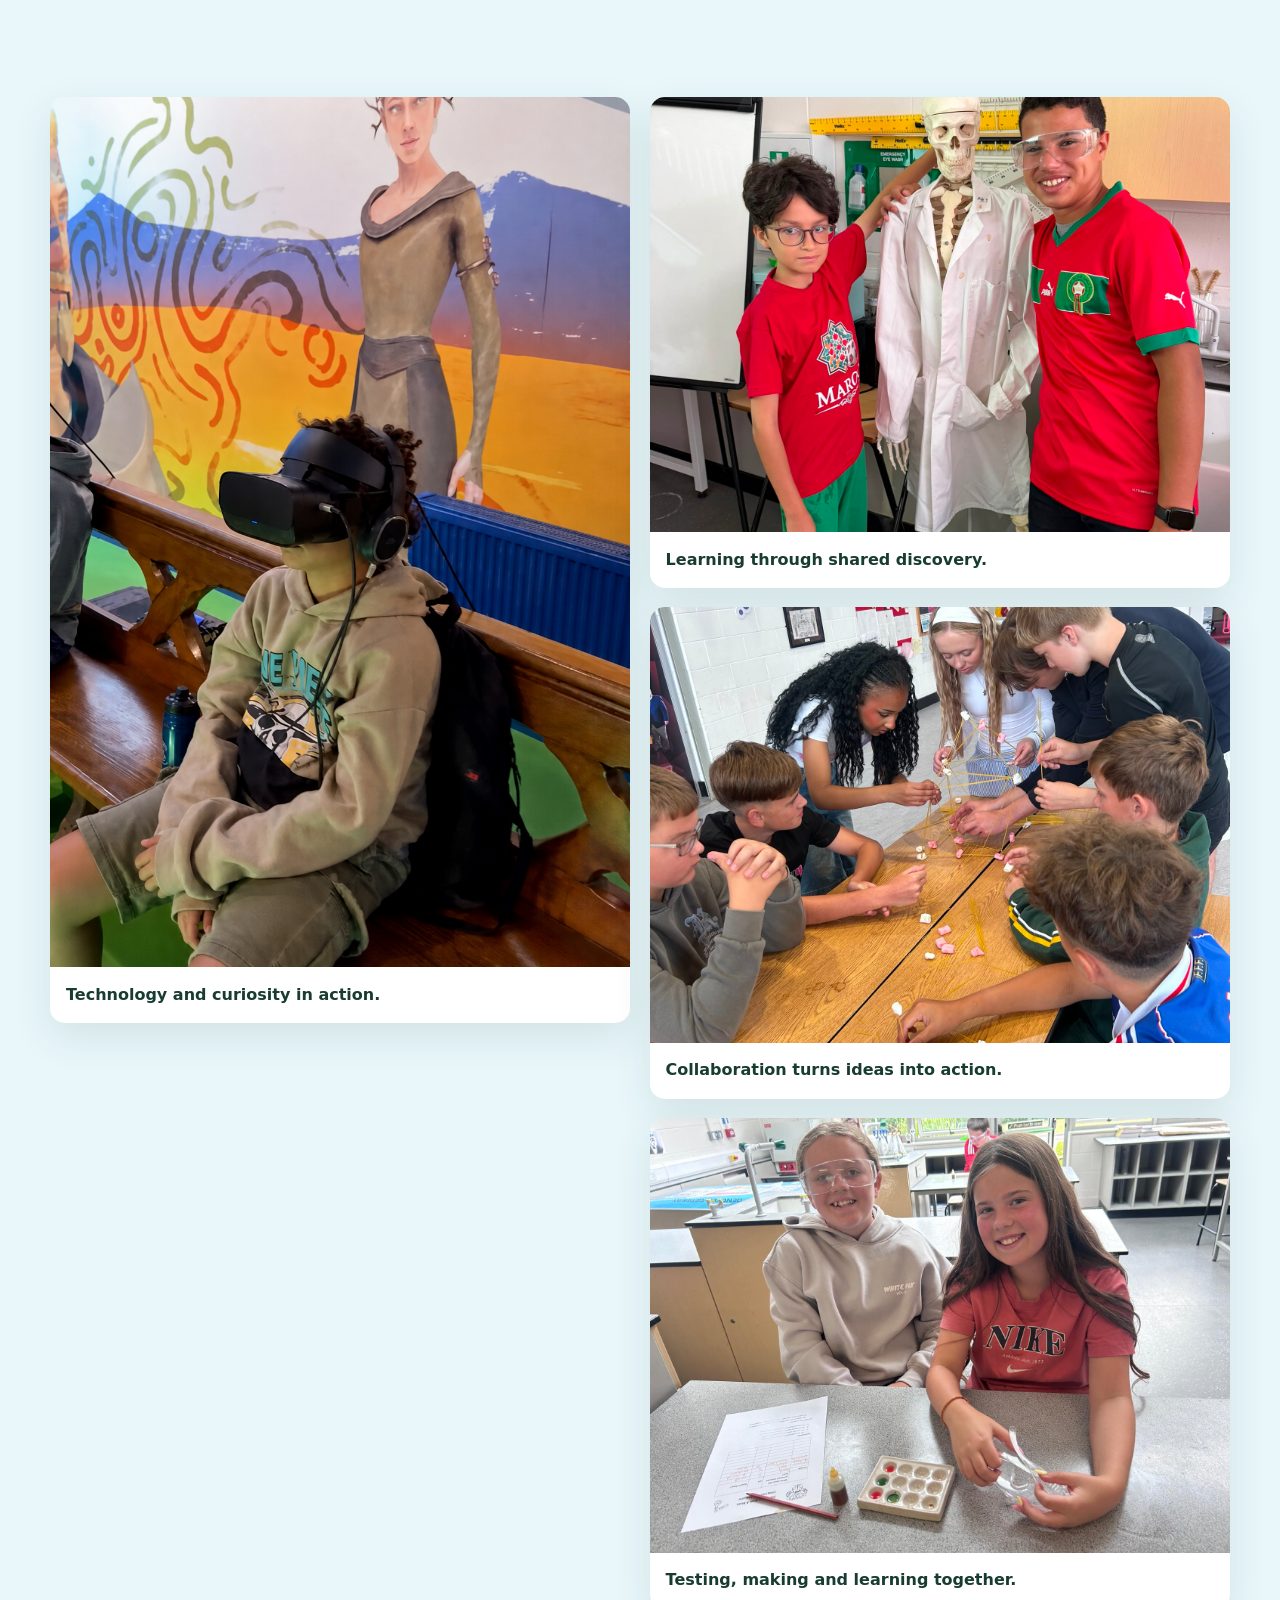
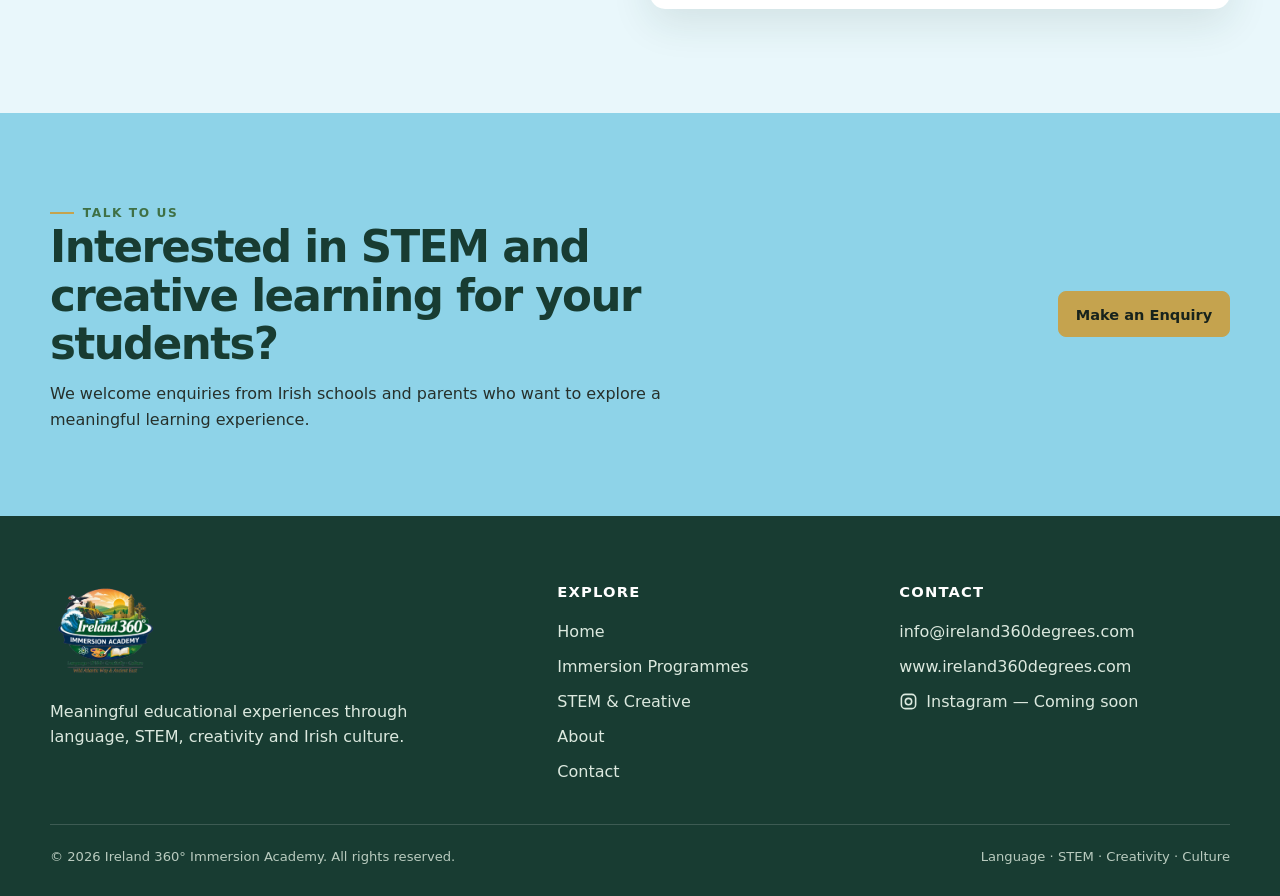
<file: stem-creative.html>
<!doctype html>
<html lang="en">
<head><meta charset="utf-8"><meta name="viewport" content="width=device-width, initial-scale=1"><link rel="icon" type="image/png" sizes="512x512" href="assets/favicon-512.png"><meta name="description" content="STEM and creative learning experiences for Irish students from Ireland 360°."><title>STEM &amp; Creative Experiences | Ireland 360°</title><link rel="stylesheet" href="style.css"></head>
<body>
  <a class="skip-link" href="#main">Skip to content</a>
  <header class="site-header"><div class="container nav-wrap"><a class="brand" href="index.html" aria-label="Ireland 360° Immersion Academy home"><img src="assets/logo-removebg-preview.png" alt="Ireland 360° Immersion Academy"></a><button class="menu-toggle" type="button" aria-label="Open navigation" aria-controls="primary-navigation" aria-expanded="false"><svg viewBox="0 0 24 24" aria-hidden="true"><path d="M4 7h16M4 12h16M4 17h16" fill="none" stroke="currentColor" stroke-width="2" stroke-linecap="round"/></svg></button><nav id="primary-navigation" class="primary-nav" data-open="false" aria-label="Main navigation"><a href="index.html">Home</a><a href="immersion.html">Immersion Programmes</a><a href="stem-creative.html" aria-current="page">STEM &amp; Creative</a><a href="about.html">About</a><a href="contact.html">Contact</a><a class="button button--gold" href="contact.html">Make an Enquiry</a></nav></div></header>
  <main id="main">
    <section class="page-hero"><img class="hero__image" src="Photos/ireland-360-marrakech-students-classroom-activity-01.jpeg" alt="Students collaborating on a hands-on activity"><div class="hero__overlay"></div><div class="container hero__content"><p class="eyebrow">For Irish schools &amp; students</p><h1>Curiosity, teamwork and practical learning.</h1><p class="lead">STEM and creative experiences that help students work with ideas, materials and one another in meaningful, real-world situations.</p></div></section>
    <section class="section section--white"><div class="container split"><div class="split__content"><p class="eyebrow">Hands-on learning</p><h2>Learning by doing, testing and thinking together.</h2><p class="lead">STEM learning helps students develop scientific, technological, engineering and mathematical skills through hands-on projects, problem-solving tasks and collaborative challenges.</p><p>Activities can make space for students to use subject-specific vocabulary naturally while putting ideas into practice.</p></div><img class="split__image" src="Photos/ireland-360-marrakech-students-classroom-activity-02.jpeg" alt="Students collaborating on a hands-on classroom activity" loading="lazy"></div></section>
    <section class="section section--sky"><div class="container"><div class="section-heading"><div><p class="eyebrow">Skills students build</p><h2>Practical experiences, with learning at the centre.</h2></div></div><div class="topic-grid"><article class="topic-card"><h3>Scientific and technical thinking</h3><p>Explore questions, materials and systems through active learning experiences.</p></article><article class="topic-card"><h3>Problem-solving</h3><p>Work through challenges that ask students to observe, test, adapt and explain.</p></article><article class="topic-card"><h3>Teamwork and communication</h3><p>Collaborative tasks create opportunities to share ideas and work towards a common outcome.</p></article><article class="topic-card"><h3>Critical thinking</h3><p>Make connections, assess possibilities and reflect on what has been learned.</p></article><article class="topic-card"><h3>Creativity</h3><p>Approach a challenge with imagination, experimentation and original thinking.</p></article><article class="topic-card"><h3>Language in context</h3><p>Use subject-specific vocabulary naturally while learning through real-world situations.</p></article></div></div></section>
    <section class="section"><div class="container split split--reverse"><div class="split__content"><p class="eyebrow">Creative problem-solving</p><h2>STEM and creativity belong in the same conversation.</h2><p class="lead">Ireland 360° brings language, STEM, creativity and culture together. That integrated approach can make learning more practical, engaging and connected.</p><p>Learning experiences can be shaped around your school, students and intended outcomes. Get in touch to discuss the right focus and format.</p><a class="button button--forest" href="contact.html#get-in-touch">Enquire about experiences</a></div><img class="split__image" src="Photos/ireland-360-marrakech-students-street-art-mural-group-01.jpeg" alt="Student group gathered by a colourful street-art mural" loading="lazy"></div></section>
    <section class="section section--sky"><div class="container media-feature-grid"><figure><img src="Photos/AR.png" alt="Student using a virtual reality headset during a learning activity" loading="lazy"><figcaption>Technology and curiosity in action.</figcaption></figure><div class="media-feature-stack"><figure><img src="Photos/Skeleton.jpeg" alt="Students exploring a skeleton model together" loading="lazy"><figcaption>Learning through shared discovery.</figcaption></figure><figure><img src="Photos/Stem_groupWork.jpeg" alt="Students working together on a STEM activity" loading="lazy"><figcaption>Collaboration turns ideas into action.</figcaption></figure><figure><img src="Photos/Stem_Pair.jpeg" alt="Two students working together on a STEM activity" loading="lazy"><figcaption>Testing, making and learning together.</figcaption></figure></div></div></section>
    <section class="cta-band"><div class="container cta-band__inner"><div><p class="eyebrow">Talk to us</p><h2>Interested in STEM and creative learning for your students?</h2><p>We welcome enquiries from Irish schools and parents who want to explore a meaningful learning experience.</p></div><a class="button button--gold" href="contact.html#get-in-touch">Make an Enquiry</a></div></section>
  </main>
  <footer class="site-footer"><div class="container"><div class="footer-grid"><div class="footer-brand"><img src="assets/logo-removebg-preview.png" alt="Ireland 360° Immersion Academy"><p>Meaningful educational experiences through language, STEM, creativity and Irish culture.</p></div><div><p class="footer-title">Explore</p><nav class="footer-links" aria-label="Footer navigation"><a href="index.html">Home</a><a href="immersion.html">Immersion Programmes</a><a href="stem-creative.html">STEM &amp; Creative</a><a href="about.html">About</a><a href="contact.html">Contact</a></nav></div><div><p class="footer-title">Contact</p><div class="footer-links"><a href="mailto:info@ireland360degrees.com">info@ireland360degrees.com</a><a href="https://www.ireland360degrees.com">www.ireland360degrees.com</a><a class="instagram" href="#" aria-label="Instagram profile (Coming soon)"><svg viewBox="0 0 24 24" fill="none" stroke="currentColor" stroke-width="2" aria-hidden="true"><rect x="3" y="3" width="18" height="18" rx="5"/><circle cx="12" cy="12" r="4"/></svg>Instagram — Coming soon</a></div></div></div><div class="footer-bottom"><span>© 2026 Ireland 360° Immersion Academy. All rights reserved.</span><span>Static prototype</span></div></div></footer><script src="script.js"></script>
</body></html>
</file>
<file: style.css>
/* Ireland 360° Immersion Academy - shared site styles */
:root {
  --forest: #3F7045;
  --navy: #183C32;
  --moss: #6D8249;
  --gold: #C5A34E;
  --sky: #8ED3E8;
  --ivory: #F7F8F3;
  --charcoal: #26302B;
  --white: #FFFFFF;
  --border: #DDE5D8;
  --shadow: 0 14px 40px rgba(24, 60, 50, .11);
  --radius: 15px;
  --content: 1180px;
}

* { box-sizing: border-box; }
html { scroll-behavior: smooth; }
#get-in-touch { scroll-margin-top: 90px; }
body { margin: 0; overflow-x: hidden; background: var(--ivory); color: var(--charcoal); font-family: Inter, ui-sans-serif, system-ui, -apple-system, BlinkMacSystemFont, "Segoe UI", sans-serif; font-size: 16px; line-height: 1.6; }
img { display: block; max-width: 100%; }
a { color: inherit; text-decoration: none; }
button, input, select, textarea { font: inherit; }
button { cursor: pointer; }

.skip-link { position: fixed; z-index: 100; top: -5rem; left: 1rem; padding: .7rem 1rem; color: var(--white); background: var(--navy); border-radius: 0 0 8px 8px; }
.skip-link:focus { top: 0; }
:focus-visible { outline: 3px solid var(--gold); outline-offset: 3px; }

.container { width: min(var(--content), calc(100% - 3rem)); margin-inline: auto; }
.section { padding: 6.5rem 0; }
.section--white { background: var(--white); }
.section--sky { background: #e9f7fb; }
.eyebrow { display: inline-flex; align-items: center; gap: .55rem; margin: 0 0 1rem; color: var(--forest); font-size: .76rem; font-weight: 800; letter-spacing: .13em; text-transform: uppercase; }
.eyebrow::before { width: 24px; height: 2px; background: var(--gold); content: ""; }
h1, h2, h3, p { margin-top: 0; }
h1, h2, h3 { color: var(--navy); font-weight: 750; letter-spacing: -.035em; line-height: 1.12; }
h1 { max-width: 800px; font-size: clamp(2.45rem, 5.3vw, 4.85rem); }
h2 { font-size: clamp(2rem, 3.4vw, 3rem); }
h3 { font-size: 1.25rem; }
.lead { max-width: 670px; color: #3d4a43; font-size: 1.16rem; }
.section-heading { display: flex; align-items: end; justify-content: space-between; gap: 2rem; margin-bottom: 2.75rem; }
.section-heading h2 { max-width: 650px; margin-bottom: 0; }
.section-heading .lead { margin-bottom: 0; }

.site-header { position: sticky; z-index: 50; top: 0; border-bottom: 1px solid rgba(24,60,50,.09); background: rgba(255,255,255,.96); backdrop-filter: blur(11px); }
.nav-wrap { display: flex; min-height: 82px; align-items: center; justify-content: space-between; gap: 1.5rem; }
.brand { display: inline-flex; flex: 0 0 auto; align-items: center; }
.brand img { width: 136px; height: 65px; object-fit: contain; object-position: left center; }
.site-header .brand { gap: 1rem; }
.site-header .brand > img:first-child { width: 82px; height: 65px; content: url("assets/logo image-removebg-preview.png"); }
.site-header .brand .brand__wordmark { display: none; }
.site-header .brand::after { width: 270px; height: 52px; background: url("assets/logo-writing-upscaled-centred.png") calc(50% + 3px) 50% / contain no-repeat; content: ""; }
.primary-nav { display: flex; align-items: center; gap: .2rem; }
.primary-nav a:not(.button) { padding: .6rem .68rem; color: var(--navy); font-size: .9rem; font-weight: 700; }
.primary-nav a:not(.button):hover, .primary-nav a[aria-current="page"] { color: var(--forest); }
.menu-toggle { display: none; width: 44px; height: 44px; padding: 0; border: 1px solid var(--border); border-radius: 10px; background: var(--white); color: var(--navy); }
.menu-toggle svg { width: 22px; height: 22px; }

.button { display: inline-flex; min-height: 46px; align-items: center; justify-content: center; gap: .55rem; padding: .68rem 1.05rem; border: 1px solid transparent; border-radius: 8px; font-size: .91rem; font-weight: 800; line-height: 1.2; transition: transform .18s ease, box-shadow .18s ease, background .18s ease; }
.button:hover { transform: translateY(-2px); box-shadow: 0 8px 20px rgba(24,60,50,.16); }
.button--gold { border-color: var(--gold); background: var(--gold); color: #18231c; }
.button--forest { border-color: var(--forest); background: var(--forest); color: var(--white); }
.button--light { border-color: rgba(255,255,255,.65); background: var(--white); color: var(--navy); }
.button--ghost { border-color: var(--forest); background: transparent; color: var(--forest); }

.hero { position: relative; min-height: min(700px, calc(100svh - 82px)); display: grid; align-items: end; overflow: hidden; background: var(--navy); color: var(--white); }
.hero__image, .hero__overlay { position: absolute; inset: 0; }
.hero__image { width: 100%; height: 100%; object-fit: cover; object-position: center 45%; }
.hero__overlay { background: linear-gradient(90deg, rgba(16,48,39,.87) 0%, rgba(20,58,48,.55) 48%, rgba(24,60,50,.12) 100%); }
.hero__content { position: relative; z-index: 1; padding: clamp(4rem, 9vw, 8rem) 0; }
.hero h1 { margin-bottom: 1.3rem; color: var(--white); }
.hero .eyebrow { color: #e7f7ec; }
.hero .lead { max-width: 610px; color: #f5faf6; font-size: 1.18rem; }
.hero-actions { display: flex; flex-wrap: wrap; gap: .8rem; margin-top: 2rem; }
.page-hero { position: relative; min-height: 470px; display: grid; align-items: end; overflow: hidden; color: var(--white); background: var(--navy); }
.page-hero .hero__overlay { background: linear-gradient(90deg, rgba(17,50,41,.94), rgba(17,50,41,.68) 68%, rgba(17,50,41,.42)); }
.page-hero .eyebrow { color: var(--white); }
.page-hero h1, .page-hero .lead { color: var(--white); text-shadow: 0 1px 2px rgba(8, 28, 23, .45); }
.page-hero .hero__content { padding: 6rem 0 4.5rem; }
.page-hero h1 { color: var(--white); }

.pathways { display: grid; grid-template-columns: repeat(2, minmax(0, 1fr)); gap: 1.6rem; }
.pathway-card { display: grid; grid-template-columns: 46% 54%; min-height: 330px; overflow: hidden; border-radius: var(--radius); background: var(--white); box-shadow: var(--shadow); }
.pathway-card__image { width: 100%; height: 100%; object-fit: cover; }
.pathway-card__body { display: flex; flex-direction: column; align-items: flex-start; padding: 2rem; }
.pathway-card__body h3 { margin-bottom: .7rem; }
.pathway-card__body p { margin-bottom: 1.5rem; }
.pathway-card .button { margin-top: auto; }

.values { display: grid; grid-template-columns: repeat(4, 1fr); gap: 1rem; }
.value { padding: 1.55rem 1.35rem; border: 1px solid var(--border); border-radius: 12px; background: var(--white); }
.value__icon { width: 40px; height: 40px; display: grid; place-items: center; margin-bottom: 1.25rem; border: 1.5px solid var(--gold); border-radius: 50%; color: var(--forest); }
.value__icon svg { width: 20px; height: 20px; stroke: currentColor; stroke-width: 1.8; fill: none; }
.value h3 { margin-bottom: .55rem; font-size: 1.08rem; }
.value p { margin-bottom: 0; font-size: .93rem; }

.experience { display: grid; grid-template-columns: .95fr 1.05fr; align-items: center; gap: clamp(2rem, 6vw, 6rem); }
.photo-grid { display: grid; grid-template-columns: 1.1fr .9fr; grid-template-rows: 210px 150px; gap: .8rem; }
.photo-grid img { width: 100%; height: 100%; border-radius: 13px; object-fit: cover; }
.photo-grid img:first-child { grid-row: span 2; }
.heritage-gallery { display: grid; grid-template-columns: repeat(4, 1fr); gap: .9rem; margin-top: 3.5rem; }
.heritage-gallery figure { margin: 0; overflow: hidden; border-radius: var(--radius); background: var(--white); box-shadow: 0 8px 22px rgba(24,60,50,.08); }
.heritage-gallery img { width: 100%; aspect-ratio: 4 / 3; object-fit: cover; }
.heritage-gallery figcaption { padding: .7rem .85rem .85rem; color: var(--navy); font-size: .88rem; font-weight: 750; }
.check-list { display: grid; gap: .8rem; padding: 0; margin: 1.5rem 0 0; list-style: none; }
.check-list li { display: flex; gap: .75rem; align-items: flex-start; }
.check-list svg { flex: 0 0 auto; width: 20px; height: 20px; margin-top: .22rem; color: var(--forest); }

.regions { padding: 2.8rem 0; color: var(--white); background: var(--forest); }
.regions__inner { display: grid; grid-template-columns: auto 1fr; align-items: center; gap: 2.6rem; }
.regions h2 { margin: 0; color: var(--white); font-size: 1.5rem; }
.region-list { display: grid; grid-template-columns: repeat(4, 1fr); gap: .65rem; }
.region { padding: .9rem; border-left: 2px solid var(--gold); color: #f7fbf8; font-size: .87rem; font-weight: 750; }

.confidence { display: grid; grid-template-columns: 1fr .85fr; gap: 4rem; align-items: center; }
.note { padding: 1.15rem 1.2rem; border-left: 3px solid var(--gold); background: #fff9e8; color: #465045; font-size: .85rem; }
.confidence__panel { padding: 2rem; border-radius: var(--radius); background: var(--navy); color: var(--white); }
.confidence__panel p { color: #e4eee7; }
.confidence__panel strong { display: block; color: var(--gold); font-size: .8rem; letter-spacing: .1em; text-transform: uppercase; }

.cta-band { padding: 5.2rem 0; background: var(--sky); }
.cta-band__inner { display: flex; align-items: center; justify-content: space-between; gap: 2rem; }
.cta-band h2 { max-width: 650px; margin: 0 0 .75rem; }
.cta-band p { max-width: 650px; margin: 0; }

.split { display: grid; grid-template-columns: 1fr 1fr; gap: clamp(2rem, 7vw, 7rem); align-items: center; }
.split--reverse .split__content { order: 2; }
.split__image { width: 100%; min-height: 420px; border-radius: var(--radius); object-fit: cover; box-shadow: var(--shadow); }
.about-profile .split__image { width: min(100%, 360px); min-height: 0; aspect-ratio: 1 / 1; justify-self: center; object-position: center; }
.topic-grid { display: grid; grid-template-columns: repeat(3, 1fr); gap: 1rem; }
.topic-card { padding: 1.5rem; border-radius: 12px; background: var(--white); border: 1px solid var(--border); }
.topic-card h3 { margin-bottom: .55rem; font-size: 1.1rem; }
.topic-card p { margin-bottom: 0; font-size: .92rem; }
.numbered { display: grid; gap: 1.25rem; }
.numbered__item { display: grid; grid-template-columns: 38px 1fr; gap: .9rem; }
.numbered__item span { width: 38px; height: 38px; display: grid; place-items: center; border-radius: 50%; background: var(--forest); color: var(--white); font-weight: 800; }
.numbered__item h3 { margin-bottom: .2rem; }
.numbered__item p { margin-bottom: 0; }
.accommodation-grid { display: grid; grid-template-columns: repeat(2, minmax(0, 1fr)); gap: 1.4rem; }
.accommodation-card { overflow: hidden; border: 1px solid var(--border); border-radius: var(--radius); background: var(--white); box-shadow: 0 8px 22px rgba(24,60,50,.07); }
.accommodation-card__images { display: grid; grid-template-columns: minmax(0, 3fr) minmax(110px, 1fr); height: clamp(210px, 22vw, 285px); gap: .35rem; background: var(--ivory); }
.accommodation-card__images img { width: 100%; height: 100%; object-fit: cover; object-position: center; background: transparent; }
.accommodation-card__body { position: relative; z-index: 1; padding: 1.5rem; background: var(--white); color: var(--charcoal); }
.accommodation-card__body h3, .accommodation-card__body p { position: relative; z-index: 1; }
.accommodation-card__body .eyebrow { margin-bottom: .65rem; }
.accommodation-card__body h3 { margin-bottom: .55rem; }
.accommodation-card__body p:last-child { margin-bottom: 0; }
.testimonial-grid { display: grid; grid-template-columns: repeat(2, minmax(0, 1fr)); gap: 1.2rem; }
.quote-card { margin: 0; padding: 1.7rem; border-radius: var(--radius); background: var(--white); border: 1px solid var(--border); box-shadow: 0 8px 22px rgba(24,60,50,.07); }
.quote-card blockquote { margin: 0 0 1rem; color: var(--navy); font-size: 1.03rem; line-height: 1.55; }
.quote-card figcaption { color: var(--moss); font-size: .88rem; font-weight: 750; }
.media-feature-grid { display: grid; grid-template-columns: repeat(2, minmax(0, 1fr)); gap: 1.2rem; align-items: start; }
.media-feature-stack { display: grid; gap: 1.2rem; align-content: start; }
.media-feature-grid figure { margin: 0; overflow: hidden; border-radius: var(--radius); background: var(--white); box-shadow: var(--shadow); }
.media-feature-grid img { width: 100%; aspect-ratio: 4 / 3; object-fit: cover; }
.media-feature-grid > figure:first-child img { aspect-ratio: 2 / 3; object-fit: cover; }
.media-feature-grid figcaption { padding: .9rem 1rem 1rem; color: var(--navy); font-weight: 750; }

.about-intro { display: grid; grid-template-columns: 1fr .87fr; align-items: start; gap: 5rem; }
.quote-block { padding: 2.2rem; border-radius: var(--radius); background: var(--forest); color: var(--white); }
.quote-block p { margin: 0; color: var(--white); font-size: 1.35rem; line-height: 1.35; }
.quote-block .eyebrow { margin-top: 1.25rem; margin-bottom: 0; color: #e5f5e8; }
.about-images { display: grid; grid-template-columns: 1.1fr .9fr; gap: .9rem; margin-top: 3rem; }
.about-images img { width: 100%; height: 320px; border-radius: var(--radius); object-fit: cover; }
.about-images img:last-child { margin-top: 3rem; }
.about-images--single { grid-template-columns: minmax(0, 1fr); max-width: 760px; margin-inline: auto; }
.about-images--single img { width: 100%; aspect-ratio: 1 / 1; height: auto; margin-top: 0 !important; object-fit: cover; object-position: center 58%; }

.contact-grid { display: grid; grid-template-columns: .8fr 1.2fr; gap: clamp(2rem, 7vw, 7rem); align-items: start; }
.contact-layout { display: grid; grid-template-columns: .8fr 1.2fr; gap: clamp(2rem, 7vw, 7rem); align-items: start; }
.contact-details { display: grid; gap: 1rem; margin-top: 2rem; }
.contact-detail { padding: 1.1rem 1.15rem; border-radius: 10px; background: var(--white); box-shadow: 0 6px 18px rgba(24,60,50,.06); }
.contact-detail:hover { box-shadow: 0 10px 24px rgba(24,60,50,.1); }
.contact-detail span { display: block; margin-bottom: .12rem; color: var(--moss); font-size: .75rem; font-weight: 800; letter-spacing: .09em; text-transform: uppercase; }
.contact-detail a { color: var(--navy); font-weight: 750; overflow-wrap: anywhere; }
.contact-form { padding: clamp(1.5rem, 4vw, 2.6rem); border-radius: var(--radius); background: var(--white); box-shadow: var(--shadow); }
.form-row { display: grid; grid-template-columns: 1fr 1fr; gap: 1rem; }
.field { display: grid; gap: .42rem; margin-bottom: 1.05rem; }
label { color: var(--navy); font-size: .9rem; font-weight: 750; }
input, select, textarea { width: 100%; padding: .78rem .85rem; border: 1px solid #bdc9bf; border-radius: 8px; background: var(--white); color: var(--charcoal); }
textarea { min-height: 145px; resize: vertical; }
input:focus, select:focus, textarea:focus { border-color: var(--forest); outline: 3px solid rgba(197,163,78,.38); }
.form-note { margin: 1rem 0 0; color: #58635b; font-size: .82rem; }

.site-footer { padding: 4rem 0 1.8rem; color: #dce9df; background: var(--navy); }
.footer-grid { display: grid; grid-template-columns: 1.25fr .8fr .9fr; gap: 3rem; padding-bottom: 2.5rem; }
.footer-brand img { width: 170px; max-height: 100px; object-fit: contain; object-position: left center; }
.footer-brand p { max-width: 410px; margin-top: 1.2rem; color: #dce9df; }
.footer-title { margin: 0 0 1rem; color: var(--white); font-size: .92rem; font-weight: 800; letter-spacing: .08em; text-transform: uppercase; }
.footer-links { display: grid; gap: .58rem; }
.footer-links a:hover { color: var(--gold); }
.footer-bottom { display: flex; justify-content: space-between; gap: 1rem; padding-top: 1.3rem; border-top: 1px solid rgba(255,255,255,.16); color: #b9cbbf; font-size: .82rem; }
.footer-bottom span:last-child { font-size: 0; }
.footer-bottom span:last-child::after { content: "Language · STEM · Creativity · Culture"; font-size: .82rem; }
.instagram { display: inline-flex; gap: .5rem; align-items: center; }
.instagram svg { width: 19px; height: 19px; }

@media (max-width: 1000px) {
  .primary-nav a:not(.button) { padding-inline: .45rem; font-size: .84rem; }
  .pathways { gap: 1.1rem; }
  .pathway-card { grid-template-columns: 1fr; }
  .pathway-card__image { height: 210px; }
  .values { grid-template-columns: repeat(2, 1fr); }
  .region-list { grid-template-columns: repeat(2, 1fr); }
  .topic-grid { grid-template-columns: 1fr 1fr; }
}

/* Tablet navigation: give the supplied logo and wordmark room to breathe. */
@media (max-width: 900px) {
  .nav-wrap { min-height: 72px; }
  .menu-toggle { display: grid; place-items: center; }
  .primary-nav { position: absolute; top: calc(100% + 1px); right: 0; left: 0; display: grid; gap: .25rem; padding: 1rem; border-bottom: 1px solid var(--border); background: var(--white); box-shadow: 0 13px 20px rgba(24,60,50,.1); opacity: 0; pointer-events: none; transform: translateY(-8px); transition: opacity .18s ease, transform .18s ease; }
  .primary-nav[data-open="true"] { opacity: 1; pointer-events: auto; transform: translateY(0); }
  .primary-nav a:not(.button) { padding: .75rem; font-size: .96rem; }
  .primary-nav .button { margin-top: .45rem; }
  .site-header .brand > img:first-child { width: 72px; height: 58px; }
  .site-header .brand::after { width: 220px; height: 45px; background-position: calc(50% + 4px) 50%; }
  .section-heading { display: block; }
  .section-heading .lead { margin-top: 1rem; }
  .experience, .split, .confidence, .about-intro, .contact-grid, .contact-layout { grid-template-columns: 1fr; gap: 2.5rem; }
  .split--reverse .split__content { order: initial; }
  .split__image { min-height: 360px; }
  .about-profile .split__image { min-height: 0; }
  .cta-band__inner { display: block; }
  .cta-band__inner .button { margin-top: 1.5rem; }
}

@media (max-width: 760px) {
  .container { width: min(var(--content), calc(100% - 2rem)); }
  .section { padding: 4.5rem 0; }
  .nav-wrap { min-height: 72px; }
  .brand img { width: 117px; height: 55px; }
  .site-header .brand { gap: .75rem; }
  .site-header .brand > img:first-child { width: 58px; height: 55px; }
  .site-header .brand::after { width: 245px; height: 49px; background-position: calc(50% + 4px) 50%; }
  .menu-toggle { display: grid; place-items: center; }
  .primary-nav { position: absolute; top: calc(100% + 1px); right: 0; left: 0; display: grid; gap: .25rem; padding: 1rem; border-bottom: 1px solid var(--border); background: var(--white); box-shadow: 0 13px 20px rgba(24,60,50,.1); opacity: 0; pointer-events: none; transform: translateY(-8px); transition: opacity .18s ease, transform .18s ease; }
  .primary-nav[data-open="true"] { opacity: 1; pointer-events: auto; transform: translateY(0); }
  .primary-nav a:not(.button) { padding: .75rem; font-size: .96rem; }
  .primary-nav .button { margin-top: .45rem; }
  .hero { min-height: 625px; }
  .hero__overlay, .page-hero .hero__overlay { background: linear-gradient(0deg, rgba(16,48,39,.92), rgba(16,48,39,.38)); }
  .hero__content, .page-hero .hero__content { padding: 4rem 0 3.5rem; }
  .hero h1 { font-size: clamp(2.3rem, 11vw, 3.4rem); }
  .section-heading, .cta-band__inner { display: block; }
  .section-heading .lead { margin-top: 1rem; }
  .pathways, .experience, .confidence, .split, .about-intro, .contact-grid, .contact-layout { grid-template-columns: 1fr; }
  .split--reverse .split__content { order: initial; }
  .pathway-card { grid-template-columns: 1fr; }
  .pathway-card__body { padding: 1.55rem; }
  .values, .topic-grid { grid-template-columns: 1fr; }
  .photo-grid { grid-template-rows: 200px 135px; }
  .regions__inner { grid-template-columns: 1fr; gap: 1.2rem; }
  .region-list { grid-template-columns: 1fr 1fr; }
  .confidence { gap: 2rem; }
  .cta-band__inner .button { margin-top: 1.5rem; }
  .split__image { min-height: 320px; }
  .heritage-gallery { grid-template-columns: 1fr 1fr; margin-top: 2.5rem; }
  .accommodation-grid, .testimonial-grid, .media-feature-grid { grid-template-columns: 1fr; }
  .accommodation-card__images { height: 220px; }
  .about-images { grid-template-columns: 1fr 1fr; }
  .about-images img { height: 230px; }
  .about-images--single img { width: min(100%, 520px); aspect-ratio: 1 / 1; height: auto; max-height: none; margin-inline: auto; object-fit: cover; object-position: center 58%; }
  .form-row { grid-template-columns: 1fr; gap: 0; }
  .footer-grid { grid-template-columns: 1fr; gap: 2rem; }
  .footer-bottom { display: grid; }
}

@media (max-width: 420px) {
  .site-header .brand { gap: .55rem; }
  .site-header .brand > img:first-child { width: 52px; height: 50px; }
  .site-header .brand::after { width: 205px; height: 43px; background-position: calc(50% + 4px) 50%; }
  .hero-actions { display: grid; }
  .hero-actions .button { width: 100%; }
  .region-list { grid-template-columns: 1fr; }
  .about-images { grid-template-columns: 1fr; }
  .about-images img:last-child { margin-top: 0; }
}

@media (max-width: 600px) {
  .accommodation-card__images { grid-template-columns: 1fr; height: auto; gap: .35rem; }
  .accommodation-card__images img { aspect-ratio: 16 / 9; height: auto; }
}

@media (prefers-reduced-motion: reduce) {
  html { scroll-behavior: auto; }
  *, *::before, *::after { transition-duration: .01ms !important; animation-duration: .01ms !important; animation-iteration-count: 1 !important; }
}
</file>
